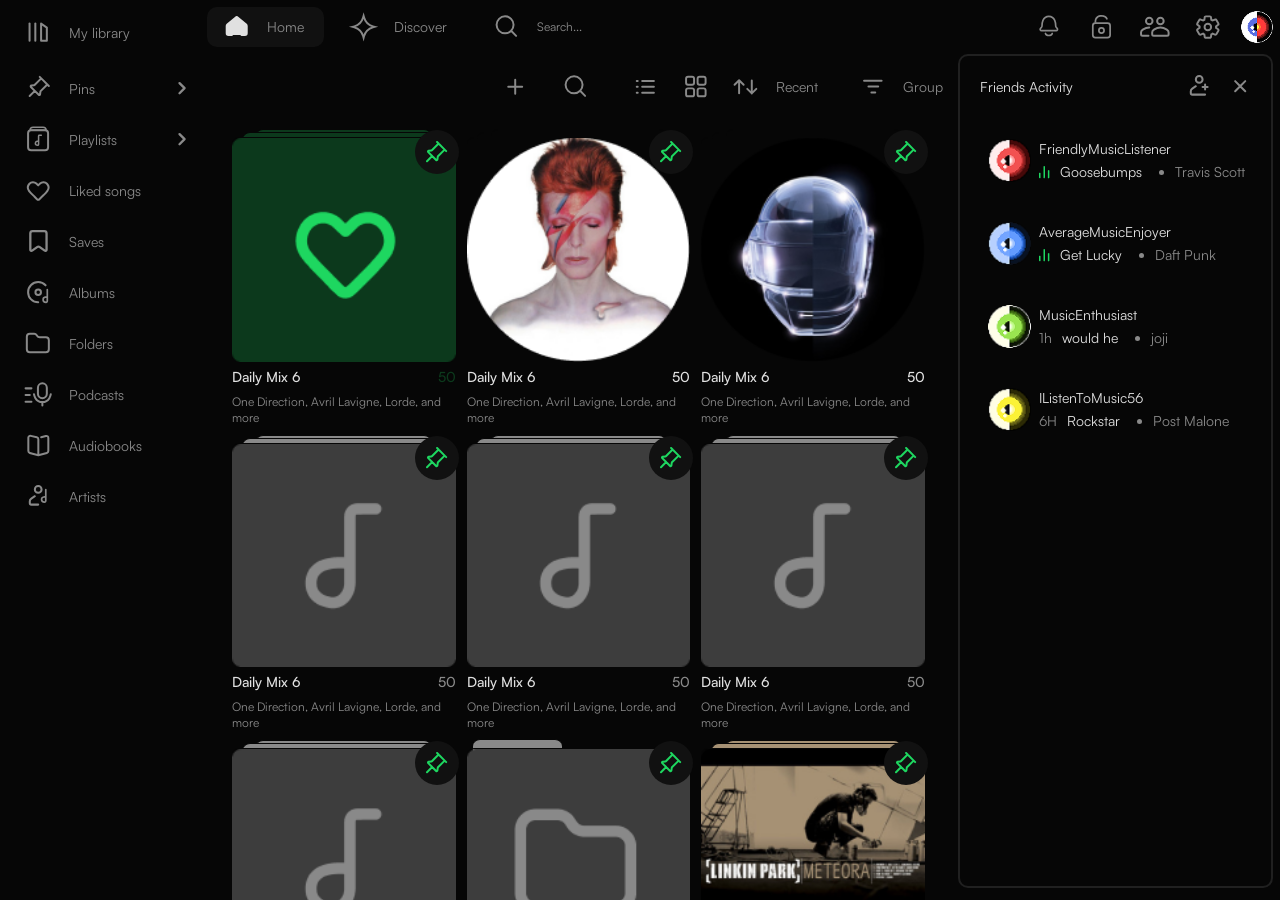
<file: library.html>
<!doctype html>
<html lang="en">
  <head>
    <meta charset="UTF-8" />
    <meta name="viewport" content="width=device-width, initial-scale=1.0" />
    <link rel="stylesheet" href="./css/styles.css" />
    <title>BugBusters-fy</title>
  </head>
  <body>
    <div class="pageLayout open">
      <!-- *========header content start======= -->
      <header class="header">
        <nav class="header-wrapper">
          <div class="header-nav">
            <a class="active" href="#">
              <svg
                width="41"
                height="41"
                viewBox="0 0 41 41"
                fill="none"
                xmlns="http://www.w3.org/2000/svg"
              >
                <path
                  d="M25.2567 28.6251H28.6243C29.5542 28.6251 30.308 27.8713 30.308 26.9414V19.4329C30.308 18.9376 30.09 18.4674 29.7119 18.1475L21.293 11.0238C20.6652 10.4926 19.7455 10.4926 19.1177 11.0238L10.6988 18.1475C10.3207 18.4674 10.1026 18.9376 10.1026 19.4329V26.9414C10.1026 27.8713 10.8565 28.6251 11.7864 28.6251H15.154"
                  stroke="currentColor"
                  stroke-width="2.3573"
                  stroke-linecap="round"
                  stroke-linejoin="round"
                />
              </svg>
              <span>Home</span>
            </a>
            <a href="#">
              <svg
                width="41"
                height="41"
                viewBox="0 0 41 41"
                fill="none"
                xmlns="http://www.w3.org/2000/svg"
              >
                <path
                  d="M20.5903 10.8229C21.8159 15.1881 25.2271 18.5993 29.5923 19.8249L31.3872 20.3288L29.5923 20.8327C25.2271 22.0583 21.8159 25.4695 20.5903 29.8346L20.0864 31.6296L19.5825 29.8346C18.357 25.4695 14.9457 22.0583 10.5806 20.8327L8.78564 20.3288L10.5806 19.8249C14.9457 18.5993 18.357 15.1881 19.5825 10.8229L20.0864 9.028L20.5903 10.8229Z"
                  stroke="currentColor"
                  stroke-width="2"
                />
              </svg>
              <span>Discover</span>
            </a>
            <a id="searchbar" class="searchbar" href="#">
              <svg
                width="41"
                height="41"
                viewBox="0 0 41 41"
                fill="none"
                xmlns="http://www.w3.org/2000/svg"
              >
                <path
                  d="M24.7356 24.3607C26.2732 22.7923 27.2213 20.6437 27.2213 18.2738C27.2213 13.4713 23.3281 9.57812 18.5256 9.57812C13.7232 9.57812 9.82999 13.4713 9.82999 18.2738C9.82999 23.0763 13.7232 26.9694 18.5256 26.9694C20.9582 26.9694 23.1574 25.9706 24.7356 24.3607ZM24.7356 24.3607L29.83 29.5781"
                  stroke="currentColor"
                  stroke-width="2.02054"
                  stroke-linecap="round"
                />
              </svg>

              <span class="mobile-search">Search</span>
            </a>

            <a id="searchbar-deskt" class="searchbar-deskt">
              <input
                id="search"
                name="search"
                type="search"
                placeholder="Search..."
              />
              <button class="search-button" type="search-button">
                <svg
                  width="41"
                  height="41"
                  viewBox="0 0 41 41"
                  fill="none"
                  xmlns="http://www.w3.org/2000/svg"
                >
                  <path
                    d="M24.7356 24.3607C26.2732 22.7923 27.2213 20.6437 27.2213 18.2738C27.2213 13.4713 23.3281 9.57812 18.5256 9.57812C13.7232 9.57812 9.82999 13.4713 9.82999 18.2738C9.82999 23.0763 13.7232 26.9694 18.5256 26.9694C20.9582 26.9694 23.1574 25.9706 24.7356 24.3607ZM24.7356 24.3607L29.83 29.5781"
                    stroke="currentColor"
                    stroke-width="2.02054"
                    stroke-linecap="round"
                  />
                </svg>
              </button>
            </a>
          </div>

          <div class="user-menu">
            <a class="library" href="#">
              <svg
                width="41"
                height="41"
                viewBox="0 0 41 41"
                fill="none"
                xmlns="http://www.w3.org/2000/svg"
              >
                <path
                  d="M11.562 11.5625V28.8493"
                  stroke="currentColor"
                  stroke-width="2.02054"
                  stroke-linecap="round"
                  stroke-linejoin="round"
                />
                <path
                  d="M17.3242 11.5625V28.8493"
                  stroke="currentColor"
                  stroke-width="2.02054"
                  stroke-linecap="round"
                  stroke-linejoin="round"
                />
                <path
                  d="M23.0865 28.8493V11.5625L28.8488 15.5518V28.8493H23.0865Z"
                  stroke="currentColor"
                  stroke-width="2.02054"
                  stroke-linecap="round"
                  stroke-linejoin="round"
                />
              </svg>
              <span>library</span>
            </a>

            <a href="#">
              <svg
                class="mobile-svg"
                width="24"
                height="24"
                viewBox="0 0 24 24"
                fill="none"
                xmlns="http://www.w3.org/2000/svg"
              >
                <path
                  d="M14 8C14 9.10457 13.1046 10 12 10C10.8954 10 10 9.10457 10 8C10 6.89543 10.8954 6 12 6C13.1046 6 14 6.89543 14 8Z"
                  stroke="currentColor"
                  stroke-width="1.2"
                />
                <path
                  d="M7.8906 13.4063L8.3359 13.1094C9.42098 12.386 10.6959 12 12 12C13.3041 12 14.579 12.386 15.6641 13.1094L16.1094 13.4063C16.6658 13.7772 17 14.4017 17 15.0704V16.0667C17 16.5821 16.5821 17 16.0667 17H12H7.93333C7.41787 17 7 16.5821 7 16.0667V15.0704C7 14.4017 7.3342 13.7772 7.8906 13.4063Z"
                  stroke="currentColor"
                  stroke-width="1.2"
                  stroke-linecap="round"
                  stroke-linejoin="round"
                />
              </svg>
              <span>Me</span>
            </a>
          </div>

          <div class="user-menu-deskt">
            <ul>
              <li class="navbar-notifications">
                <a href="#">
                  <svg
                    width="41"
                    height="41"
                    viewBox="0 0 41 41"
                    fill="none"
                    xmlns="http://www.w3.org/2000/svg"
                  >
                    <path
                      d="M27.8736 24.2741H12.8179C11.6282 24.2741 10.9784 22.8866 11.74 21.9727L12.9945 20.4673C13.2098 20.2088 13.3174 19.882 13.3141 19.5456C13.2934 17.4262 13.6655 9.54102 20.3457 9.54102C27.0259 9.54102 27.398 17.4262 27.3774 19.5456C27.3741 19.882 27.4816 20.2088 27.697 20.4673L28.9515 21.9727C29.7131 22.8866 29.0632 24.2741 27.8736 24.2741Z"
                      stroke="currentColor"
                      stroke-width="1.6838"
                      stroke-linecap="round"
                      stroke-linejoin="round"
                    />
                    <path
                      d="M16.8379 27.0801C16.8379 27.0801 17.5395 29.1848 20.3458 29.1848C23.1521 29.1848 23.8536 27.0801 23.8536 27.0801"
                      stroke="currentColor"
                      stroke-width="1.6838"
                      stroke-linecap="round"
                      stroke-linejoin="round"
                    />
                  </svg>
                </a>
              </li>
              <li>
                <a href="#">
                  <svg
                    width="41"
                    height="41"
                    viewBox="0 0 41 41"
                    fill="none"
                    xmlns="http://www.w3.org/2000/svg"
                  >
                    <path
                      d="M24.7338 12.4639C24.9425 12.9074 25.4713 13.0978 25.9148 12.889C26.3583 12.6803 26.5487 12.1515 26.3399 11.708L24.7338 12.4639ZM13.8048 16.1865C14.6809 16.0443 14.6809 16.0447 14.681 16.0451C14.681 16.0452 14.6811 16.0456 14.6811 16.0457C14.6812 16.0461 14.6812 16.0464 14.6812 16.0465C14.6813 16.0468 14.6813 16.0467 14.6812 16.0462C14.681 16.0451 14.6806 16.0424 14.68 16.0382C14.6787 16.0296 14.6766 16.0148 14.674 15.9941C14.6687 15.9526 14.6611 15.8877 14.6536 15.8029C14.6385 15.6328 14.6236 15.3846 14.6263 15.0851C14.6318 14.4798 14.7089 13.6967 14.9783 12.9307C15.2453 12.1715 15.6926 11.4504 16.4326 10.914C17.1704 10.3793 18.2742 9.97351 19.9514 9.97351V8.19836C17.9791 8.19836 16.4899 8.68016 15.3908 9.47676C14.2941 10.2717 13.661 11.3258 13.3037 12.3418C12.9488 13.3509 12.8578 14.3429 12.8512 15.069C12.8479 15.4352 12.866 15.7418 12.8854 15.96C12.8951 16.0693 12.9052 16.157 12.9132 16.2195C12.9172 16.2508 12.9207 16.2758 12.9234 16.2941C12.9247 16.3033 12.9259 16.3108 12.9267 16.3166C12.9272 16.3195 12.9276 16.3219 12.9279 16.324C12.9281 16.325 12.9282 16.3259 12.9283 16.3267C12.9284 16.3271 12.9285 16.3276 12.9285 16.3278C12.9286 16.3282 12.9287 16.3287 13.8048 16.1865ZM19.9514 9.97351C21.4562 9.97351 22.4981 10.3005 23.2263 10.7507C23.9524 11.1996 24.4245 11.8067 24.7338 12.4639L26.3399 11.708C25.9085 10.7913 25.2234 9.89837 24.1597 9.24076C23.0981 8.58443 21.7176 8.19836 19.9514 8.19836V9.97351Z"
                      fill="currentColor"
                    />
                    <path
                      d="M26.1644 16.6309H13.7384C12.2678 16.6309 11.0757 17.823 11.0757 19.2936V28.6131C11.0757 30.0837 12.2678 31.2758 13.7384 31.2758H26.1644C27.635 31.2758 28.8271 30.0837 28.8271 28.6131V19.2936C28.8271 17.823 27.635 16.6309 26.1644 16.6309Z"
                      stroke="currentColor"
                      stroke-width="1.77515"
                    />
                    <circle
                      cx="19.9514"
                      cy="24.1744"
                      r="2.66272"
                      stroke="currentColor"
                      stroke-width="1.77515"
                    />
                  </svg>
                </a>
              </li>
              <li>
                <a href="#">
                  <svg
                    width="41"
                    height="41"
                    viewBox="0 0 41 41"
                    fill="none"
                    xmlns="http://www.w3.org/2000/svg"
                  >
                    <path
                      d="M29.4 14.3129C29.4 16.1727 27.8923 17.6804 26.0324 17.6804C24.1726 17.6804 22.6649 16.1727 22.6649 14.3129C22.6649 12.453 24.1726 10.9453 26.0324 10.9453C27.8923 10.9453 29.4 12.453 29.4 14.3129Z"
                      stroke="currentColor"
                      stroke-width="2.02054"
                    />
                    <path
                      d="M19.1131 23.4167L19.8629 22.9168C21.6899 21.6988 23.8366 21.0488 26.0324 21.0488C28.2282 21.0488 30.3749 21.6988 32.202 22.9168L32.9518 23.4167C33.8886 24.0412 34.4513 25.0927 34.4513 26.2187V27.8962C34.4513 28.7641 33.7477 29.4677 32.8798 29.4677H26.0324H19.185C18.3171 29.4677 17.6135 28.7641 17.6135 27.8962V26.2187C17.6135 25.0927 18.1762 24.0412 19.1131 23.4167Z"
                      stroke="currentColor"
                      stroke-width="2.02054"
                      stroke-linecap="round"
                      stroke-linejoin="round"
                    />
                    <path
                      d="M17.9811 14.3129C17.9811 16.1727 16.4734 17.6804 14.6135 17.6804C12.7537 17.6804 11.246 16.1727 11.246 14.3129C11.246 12.453 12.7537 10.9453 14.6135 10.9453C16.4734 10.9453 17.9811 12.453 17.9811 14.3129Z"
                      stroke="currentColor"
                      stroke-width="2.02054"
                    />
                    <path
                      d="M14.6135 21.0488C12.4177 21.0488 10.271 21.6988 8.44398 22.9168L7.69419 23.4167C6.75734 24.0412 6.19461 25.0927 6.19461 26.2187V27.8962C6.19461 28.7641 6.89821 29.4677 7.76614 29.4677H13.8271"
                      stroke="currentColor"
                      stroke-width="2.02054"
                      stroke-linecap="round"
                      stroke-linejoin="round"
                    />
                  </svg>
                </a>
              </li>
              <li>
                <a href="">
                  <svg
                    width="41"
                    height="41"
                    viewBox="0 0 41 41"
                    fill="none"
                    xmlns="http://www.w3.org/2000/svg"
                  >
                    <path
                      d="M22.4407 31.5846H18.208C17.9258 31.5846 17.6812 31.493 17.4743 31.3096C17.2674 31.1263 17.1451 30.8971 17.1075 30.6221L16.7688 28.0646C16.5243 27.973 16.294 27.863 16.0781 27.7346C15.8613 27.6063 15.6495 27.4688 15.4426 27.3221L12.9876 28.3121C12.7242 28.4038 12.4608 28.413 12.1975 28.3396C11.9341 28.2663 11.7272 28.1105 11.5767 27.8721L9.48852 24.3246C9.33802 24.0863 9.29099 23.8296 9.34743 23.5546C9.40387 23.2796 9.54496 23.0596 9.7707 22.8946L11.8871 21.3271C11.8683 21.1988 11.8589 21.0749 11.8589 20.9553V20.2128C11.8589 20.094 11.8683 19.9705 11.8871 19.8421L9.7707 18.2746C9.54496 18.1096 9.40387 17.8896 9.34743 17.6146C9.29099 17.3396 9.33802 17.083 9.48852 16.8446L11.5767 13.2971C11.7084 13.0405 11.9104 12.8799 12.1828 12.8153C12.456 12.7515 12.7242 12.7655 12.9876 12.8571L15.4426 13.8471C15.6495 13.7005 15.8659 13.563 16.0916 13.4346C16.3173 13.3063 16.5431 13.1963 16.7688 13.1046L17.1075 10.5471C17.1451 10.2721 17.2674 10.043 17.4743 9.85964C17.6812 9.67631 17.9258 9.58464 18.208 9.58464H22.4407C22.7229 9.58464 22.9675 9.67631 23.1744 9.85964C23.3813 10.043 23.5036 10.2721 23.5412 10.5471L23.8798 13.1046C24.1244 13.1963 24.355 13.3063 24.5718 13.4346C24.7877 13.563 24.9992 13.7005 25.2061 13.8471L27.6611 12.8571C27.9245 12.7655 28.1878 12.7563 28.4512 12.8296C28.7146 12.903 28.9215 13.0588 29.072 13.2971L31.1602 16.8446C31.3107 17.083 31.3577 17.3396 31.3013 17.6146C31.2448 17.8896 31.1037 18.1096 30.878 18.2746L28.7616 19.8421C28.7804 19.9705 28.7898 20.094 28.7898 20.2128V20.9553C28.7898 21.0749 28.771 21.1988 28.7334 21.3271L30.8498 22.8946C31.0755 23.0596 31.2166 23.2796 31.273 23.5546C31.3295 23.8296 31.2824 24.0863 31.1319 24.3246L29.0438 27.8446C28.8933 28.083 28.6818 28.2436 28.4094 28.3264C28.1363 28.4086 27.868 28.4038 27.6047 28.3121L25.2061 27.3221C24.9992 27.4688 24.7828 27.6063 24.5571 27.7346C24.3313 27.863 24.1056 27.973 23.8798 28.0646L23.5412 30.6221C23.5036 30.8971 23.3813 31.1263 23.1744 31.3096C22.9675 31.493 22.7229 31.5846 22.4407 31.5846Z"
                      stroke="currentColor"
                      stroke-width="2"
                    />
                    <circle
                      cx="20.3243"
                      cy="20.5848"
                      r="3.34783"
                      stroke="currentColor"
                      stroke-width="2"
                    />
                  </svg>
                </a>
              </li>
              <li>
                <a href="#"
                  ><img
                    src="./assets/images/Sprite-0002 1.png"
                    alt="profile logo"
                /></a>
              </li>
            </ul>
          </div>
        </nav>
      </header>

      <!-- *header section end -->

      <!-- *Main navigation section start -->

      <aside class="sideNavbar">
        <nav>
          <ul>
            <li>
              <a href="#" class="my-library">
                <svg
                  width="41"
                  height="41"
                  viewBox="0 0 41 41"
                  fill="none"
                  xmlns="http://www.w3.org/2000/svg"
                >
                  <path
                    d="M11.562 11.5625V28.8493"
                    stroke="currentColor"
                    stroke-width="2.02054"
                    stroke-linecap="round"
                    stroke-linejoin="round"
                  />
                  <path
                    d="M17.3242 11.5625V28.8493"
                    stroke="currentColor"
                    stroke-width="2.02054"
                    stroke-linecap="round"
                    stroke-linejoin="round"
                  />
                  <path
                    d="M23.0865 28.8493V11.5625L28.8488 15.5518V28.8493H23.0865Z"
                    stroke="currentColor"
                    stroke-width="2.02054"
                    stroke-linecap="round"
                    stroke-linejoin="round"
                  />
                </svg>
                <span>My library</span>
              </a>
            </li>
            <li>
              <a href="#" class="Pins">
                <svg
                  width="41"
                  height="41"
                  viewBox="0 0 41 41"
                  fill="none"
                  xmlns="http://www.w3.org/2000/svg"
                >
                  <path
                    d="M29.3209 16.4258L30.8388 17.9436M29.3209 16.4258L22.6206 23.1262C22.4974 23.2493 22.4191 23.4101 22.3981 23.5829L22.0634 26.3362C21.9851 26.9808 21.1987 27.2521 20.7395 26.7929L16.811 22.8644M29.3209 16.4258L23.2496 10.3544M21.7318 8.8366L23.2496 10.3544M23.2496 10.3544L16.5492 17.0548C16.4261 17.1779 16.2653 17.2562 16.0925 17.2773L13.3392 17.6119C12.6946 17.6903 12.4233 18.4767 12.8824 18.9358L16.811 22.8644M16.811 22.8644L11.6432 28.0322"
                    stroke="currentColor"
                    stroke-width="2"
                    stroke-linecap="round"
                    stroke-linejoin="round"
                  />
                </svg>
                <span>Pins</span>
                <svg
                  width="41"
                  height="41"
                  viewBox="0 0 41 41"
                  fill="none"
                  xmlns="http://www.w3.org/2000/svg"
                >
                  <path
                    d="M18.5216 25.2578L23.5729 20.2065L18.5216 15.1551"
                    stroke="currentColor"
                    stroke-width="2.3573"
                    stroke-linecap="round"
                    stroke-linejoin="round"
                  />
                </svg>
              </a>
            </li>
            <li>
              <a href="#" class="playlists">
                <svg
                  width="41"
                  height="41"
                  viewBox="0 0 41 41"
                  fill="none"
                  xmlns="http://www.w3.org/2000/svg"
                >
                  <rect
                    width="20"
                    height="20"
                    rx="3"
                    transform="matrix(1 0 0 -1 10.0757 31.3301)"
                    stroke="currentColor"
                    stroke-width="2"
                    stroke-linejoin="round"
                  />
                  <path
                    d="M12.0757 11.3301H28.0757C28.0757 9.67322 26.7325 8.33008 25.0757 8.33008H15.0757C13.4188 8.33008 12.0757 9.67322 12.0757 11.3301Z"
                    stroke="currentColor"
                    stroke-width="1.5"
                    stroke-linejoin="round"
                  />
                  <path
                    d="M20.5883 22.286V16.9551C20.5883 16.6099 20.8681 16.3301 21.2133 16.3301H23.3297M20.5883 22.286V25.303C20.5883 25.8578 20.1944 26.3413 19.6397 26.3289C18.6777 26.3075 17.3297 25.9738 17.3297 24.2713C17.3297 21.6242 20.5883 22.286 20.5883 22.286Z"
                    stroke="currentColor"
                    stroke-width="1.5"
                    stroke-linecap="round"
                    stroke-linejoin="round"
                  />
                </svg>
                <span>Playlists</span>

                <svg
                  width="41"
                  height="41"
                  viewBox="0 0 41 41"
                  fill="none"
                  xmlns="http://www.w3.org/2000/svg"
                >
                  <path
                    d="M18.5216 25.2578L23.5729 20.2065L18.5216 15.1551"
                    stroke="currentColor"
                    stroke-width="2.3573"
                    stroke-linecap="round"
                    stroke-linejoin="round"
                  />
                </svg>
              </a>
            </li>

            <li>
              <a href="#" class="liked-songs">
                <svg
                  width="41"
                  height="41"
                  viewBox="0 0 41 41"
                  fill="none"
                  xmlns="http://www.w3.org/2000/svg"
                >
                  <path
                    d="M22.0692 13.5685L20.2054 15.3745L18.3415 13.5685C16.3872 11.6749 13.252 11.7794 11.4282 13.7991C9.65841 15.7589 9.41476 18.6943 11.0173 20.793C11.2143 21.0509 11.4079 21.2979 11.5922 21.524C12.7586 22.9549 15.3036 25.4539 16.5788 26.7949C17.5209 27.7857 18.3677 28.6121 19.0057 29.214C19.6794 29.8496 20.7193 29.8357 21.3943 29.2014C22.5707 28.0961 24.3746 26.3743 25.6453 25.0379C26.9204 23.6969 27.6521 22.9549 28.8186 21.524C29.0028 21.2979 29.1965 21.0509 29.3934 20.793C30.996 18.6943 30.7523 15.7589 28.9826 13.7991C27.1587 11.7794 24.0236 11.6749 22.0692 13.5685Z"
                    stroke="currentColor"
                    stroke-width="2.02054"
                    stroke-linecap="round"
                    stroke-linejoin="round"
                  />
                </svg>
                <span>Liked songs</span>
              </a>
            </li>
            <li>
              <a href="#" class="saves">
                <svg
                  width="41"
                  height="41"
                  viewBox="0 0 41 41"
                  fill="none"
                  xmlns="http://www.w3.org/2000/svg"
                >
                  <path
                    d="M12.3243 12.4017V28.7055C12.3243 29.6489 13.3907 30.1977 14.1583 29.6493L19.095 26.1232C19.9016 25.5471 20.985 25.5471 21.7916 26.1232L26.7283 29.6493C27.4959 30.1977 28.5623 29.6489 28.5623 28.7055V12.4017C28.5623 11.1206 27.5237 10.082 26.2426 10.082H14.644C13.3629 10.082 12.3243 11.1206 12.3243 12.4017Z"
                    stroke="currentColor"
                    stroke-width="2.3197"
                  />
                </svg>
                <span>Saves</span>
              </a>
            </li>
            <li>
              <a href="#" class="albums">
                <svg
                  width="41"
                  height="41"
                  viewBox="0 0 41 41"
                  fill="none"
                  xmlns="http://www.w3.org/2000/svg"
                >
                  <circle
                    cx="20.2054"
                    cy="20.2065"
                    r="2.75528"
                    stroke="currentColor"
                    stroke-width="2.02054"
                  />
                  <path
                    d="M20.2053 30.3089C14.6257 30.3089 10.1026 25.7858 10.1026 20.2062C10.1026 14.6267 14.6257 10.1035 20.2053 10.1035C23.1179 10.1035 25.7427 11.3361 27.5864 13.3081"
                    stroke="currentColor"
                    stroke-width="2.02054"
                    stroke-linecap="round"
                  />
                  <path
                    d="M29.2959 17.5801V25.1571M29.2959 25.1571V28.9201C29.2959 29.6692 28.7624 30.3226 28.0136 30.299C26.7754 30.26 25.0864 29.8159 25.0864 27.6828C25.0864 24.3152 29.2959 25.1571 29.2959 25.1571Z"
                    stroke="currentColor"
                    stroke-width="1.68378"
                    stroke-linecap="round"
                    stroke-linejoin="round"
                  />
                </svg>
                <span>Albums</span>
              </a>
            </li>
            <li>
              <a href="#" class="folders">
                <svg
                  width="41"
                  height="41"
                  viewBox="0 0 41 41"
                  fill="none"
                  xmlns="http://www.w3.org/2000/svg"
                >
                  <path
                    d="M30.8324 26.3301C30.8324 27.9869 29.4893 29.3301 27.8324 29.3301H11.8324C10.1755 29.3301 8.8324 27.9869 8.8324 26.3301V14.1301V13.8301C8.8324 12.1732 10.1755 10.8301 11.8324 10.8301H16.192C17.2142 10.8301 18.166 11.3505 18.7177 12.2111L19.0625 12.7491C19.6142 13.6096 20.566 14.1301 21.5882 14.1301H27.8324C29.4893 14.1301 30.8324 15.4732 30.8324 17.1301V26.3301Z"
                    stroke="currentColor"
                    stroke-width="2"
                    stroke-linejoin="round"
                  />
                </svg>
                <span>Folders</span>
              </a>
            </li>
            <li>
              <a href="#" class="podcasts">
                <svg
                  width="41"
                  height="41"
                  viewBox="0 0 41 41"
                  fill="none"
                  xmlns="http://www.w3.org/2000/svg"
                >
                  <path
                    d="M19.9314 13.7771V19.7066C19.9314 22.1626 21.9224 24.1536 24.3785 24.1536C26.8345 24.1536 28.8255 22.1626 28.8255 19.7066V18.7183V13.7771C28.8255 11.3211 26.8345 9.33008 24.3785 9.33008C21.9224 9.33008 19.9314 11.3211 19.9314 13.7771Z"
                    stroke="currentColor"
                    stroke-width="2.016"
                    stroke-linecap="round"
                  />
                  <path
                    d="M15.9784 20.2012C15.9784 20.2012 16.9666 28.1071 24.3784 28.1071M24.3784 28.1071C31.7902 28.1071 32.7784 20.2012 32.7784 20.2012M24.3784 28.1071V31.5659"
                    stroke="currentColor"
                    stroke-width="2.016"
                    stroke-linecap="round"
                  />
                  <path
                    d="M7.57837 14.3711H13.4584"
                    stroke="currentColor"
                    stroke-width="2.016"
                    stroke-linecap="round"
                  />
                  <path
                    d="M7.57837 21.0898H11.7784"
                    stroke="currentColor"
                    stroke-width="2.016"
                    stroke-linecap="round"
                  />
                  <path
                    d="M7.57837 27.8105H13.4584"
                    stroke="currentColor"
                    stroke-width="2.016"
                    stroke-linecap="round"
                  />
                </svg>
                <span>Podcasts</span>
              </a>
            </li>
            <li>
              <a href="#" class="audiobooks">
                <svg
                  width="41"
                  height="41"
                  viewBox="0 0 41 41"
                  fill="none"
                  xmlns="http://www.w3.org/2000/svg"
                >
                  <path
                    d="M20.3297 30.3301L11.7921 27.9475C10.9276 27.7062 10.3297 26.9186 10.3297 26.0211V12.8486C10.3297 11.561 11.5286 10.6089 12.7827 10.9006L18.7827 12.2959C19.6886 12.5066 20.3297 13.3139 20.3297 14.2439V30.3301ZM20.3297 30.3301L28.8673 27.9475C29.7318 27.7062 30.3297 26.9186 30.3297 26.0211V12.9126C30.3297 11.6049 29.0954 10.649 27.8294 10.9762L23.1297 12.1905"
                    stroke="currentColor"
                    stroke-width="2"
                    stroke-linecap="round"
                    stroke-linejoin="round"
                  />
                </svg>
                <span>Audiobooks</span>
              </a>
            </li>
            <li>
              <a href="#" class="artists">
                <svg
                  width="41"
                  height="41"
                  viewBox="0 0 41 41"
                  fill="none"
                  xmlns="http://www.w3.org/2000/svg"
                >
                  <path
                    d="M23.573 13.4691C23.573 15.329 22.0653 16.8367 20.2055 16.8367C18.3456 16.8367 16.8379 15.329 16.8379 13.4691C16.8379 11.6093 18.3456 10.1016 20.2055 10.1016C22.0653 10.1016 23.573 11.6093 23.573 13.4691Z"
                    stroke="currentColor"
                    stroke-width="2.02054"
                  />
                  <path
                    d="M16.8379 20.2051L13.2861 22.5729C12.3493 23.1975 11.7866 24.249 11.7866 25.3749V27.0525C11.7866 27.9204 12.4902 28.624 13.3581 28.624H20.2055"
                    stroke="currentColor"
                    stroke-width="2.02054"
                    stroke-linecap="round"
                    stroke-linejoin="round"
                  />
                  <path
                    d="M27.7825 13.4688V21.0458M27.7825 21.0458V24.8088C27.7825 25.5579 27.249 26.2113 26.5003 26.1877C25.262 26.1487 23.5731 25.7046 23.5731 23.5715C23.5731 20.2039 27.7825 21.0458 27.7825 21.0458Z"
                    stroke="currentColor"
                    stroke-width="1.68378"
                    stroke-linecap="round"
                    stroke-linejoin="round"
                  />
                </svg>
                <span>Artists</span>
              </a>
            </li>
          </ul>
        </nav>
      </aside>

      <!-- *Main navigation section end -->

      <!-- *library page start -->

      <main class="main">
        <section class="library">
          <div class="library-header">
            <div class="library-header-search">
              <div class="library-search">
                <input
                  id="search-bar"
                  name="search-bar"
                  type="text"
                  placeholder="Search..."
                />
                <button class="searchbar-nav" type="search-button">
                  <svg
                    width="41"
                    height="41"
                    viewBox="0 0 41 41"
                    fill="none"
                    xmlns="http://www.w3.org/2000/svg"
                  >
                    <path
                      d="M24.7357 24.361C26.2733 22.7925 27.2214 20.644 27.2214 18.274C27.2214 13.4715 23.3282 9.57837 18.5257 9.57837C13.7233 9.57837 9.83008 13.4715 9.83008 18.274C9.83008 23.0765 13.7233 26.9697 18.5257 26.9697C20.9582 26.9697 23.1575 25.9709 24.7357 24.361ZM24.7357 24.361L29.8301 29.5784"
                      stroke="#898989"
                      stroke-width="2.02054"
                      stroke-linecap="round"
                    />
                  </svg>
                </button>
              </div>
              <button class="add-more">
                <svg
                  width="41"
                  height="41"
                  viewBox="0 0 41 41"
                  fill="none"
                  xmlns="http://www.w3.org/2000/svg"
                >
                  <path
                    d="M20.2052 13.0618V20.2054M20.2052 27.3491V20.2054M20.2052 20.2054L13.0615 20.2054M20.2052 20.2054H27.3489"
                    stroke="#898989"
                    stroke-width="2.02054"
                    stroke-linecap="round"
                    stroke-linejoin="round"
                  />
                </svg>
              </button>
            </div>
            <nav class="library-nav">
              <div class="view-type">
                <div class="list-view">
                  <a href="#">
                    <svg
                      width="41"
                      height="41"
                      viewBox="0 0 41 41"
                      fill="none"
                      xmlns="http://www.w3.org/2000/svg"
                    >
                      <path
                        d="M16.584 26.3298H28.584"
                        stroke="#898989"
                        stroke-width="2"
                        stroke-linecap="round"
                      />
                      <path
                        d="M11 26.3298H12"
                        stroke="#898989"
                        stroke-width="2"
                        stroke-linecap="round"
                      />
                      <path
                        d="M16.584 20.3298H28.584"
                        stroke="#898989"
                        stroke-width="2"
                        stroke-linecap="round"
                      />
                      <path
                        d="M11 20.3298H12"
                        stroke="#898989"
                        stroke-width="2"
                        stroke-linecap="round"
                      />
                      <path
                        d="M16.584 14.3298H28.584"
                        stroke="#898989"
                        stroke-width="2"
                        stroke-linecap="round"
                      />
                      <path
                        d="M11 14.3298H12"
                        stroke="#898989"
                        stroke-width="2"
                        stroke-linecap="round"
                      />
                    </svg>
                  </a>
                </div>
                <div class="grid-view">
                  <a href="#">
                    <svg
                      width="41"
                      height="41"
                      viewBox="0 0 41 41"
                      fill="none"
                      xmlns="http://www.w3.org/2000/svg"
                    >
                      <rect
                        x="10.3351"
                        y="10.0807"
                        width="8.18182"
                        height="8.18182"
                        rx="2"
                        stroke="#898989"
                        stroke-width="2"
                      />
                      <rect
                        x="10.3351"
                        y="21.8991"
                        width="8.18182"
                        height="8.18182"
                        rx="2"
                        stroke="#898989"
                        stroke-width="2"
                      />
                      <rect
                        x="22.1533"
                        y="10.0807"
                        width="8.18182"
                        height="8.18182"
                        rx="2"
                        stroke="#898989"
                        stroke-width="2"
                      />
                      <rect
                        x="22.1533"
                        y="21.8991"
                        width="8.18182"
                        height="8.18182"
                        rx="2"
                        stroke="#898989"
                        stroke-width="2"
                      />
                    </svg>
                  </a>
                </div>
              </div>

              <div class="group-type">
                <div class="recents">
                  <a href="#">
                    <svg
                      width="41"
                      height="41"
                      viewBox="0 0 41 41"
                      fill="none"
                      xmlns="http://www.w3.org/2000/svg"
                    >
                      <path
                        d="M13.4327 26.8049V13.5287M13.4327 13.5287L18.0759 18.1718M13.4327 13.5287L8.78962 18.1718"
                        stroke="#898989"
                        stroke-width="2.02054"
                        stroke-linecap="round"
                        stroke-linejoin="round"
                      />
                      <path
                        d="M26.4328 13.8049L26.4328 27.081M26.4328 27.081L21.7897 22.4379M26.4328 27.081L31.076 22.4379"
                        stroke="#898989"
                        stroke-width="2.02054"
                        stroke-linecap="round"
                        stroke-linejoin="round"
                      />
                    </svg>
                    <span>Recent</span>
                  </a>
                </div>
                <div class="group-icon">
                  <a href="#">
                    <svg
                      width="41"
                      height="41"
                      viewBox="0 0 41 41"
                      fill="none"
                      xmlns="http://www.w3.org/2000/svg"
                    >
                      <path
                        d="M29.3351 14.081L11.3351 14.081"
                        stroke="#898989"
                        stroke-width="2"
                        stroke-linecap="round"
                      />
                      <path
                        d="M25.8273 20.081H15.8273"
                        stroke="#898989"
                        stroke-width="2"
                        stroke-linecap="round"
                      />
                      <path
                        d="M22.8273 26.081H18.8273"
                        stroke="#898989"
                        stroke-width="2"
                        stroke-linecap="round"
                      />
                    </svg>
                    <span>Group</span>
                  </a>
                </div>
              </div>
            </nav>
          </div>

          <div class="library-main-mob">
            <div class="playlists">
              <h3>Playlists</h3>
              <svg
                width="41"
                height="41"
                viewBox="0 0 41 41"
                fill="none"
                xmlns="http://www.w3.org/2000/svg"
              >
                <path
                  d="M18.5216 25.2578L23.5729 20.2065L18.5216 15.1551"
                  stroke="currentColor"
                  stroke-width="2.3573"
                  stroke-linecap="round"
                  stroke-linejoin="round"
                />
              </svg>
            </div>

            <div class="by-spotify">
              <h3>Playlists by Spotify</h3>
              <svg
                width="41"
                height="41"
                viewBox="0 0 41 41"
                fill="none"
                xmlns="http://www.w3.org/2000/svg"
              >
                <path
                  d="M18.5216 25.2578L23.5729 20.2065L18.5216 15.1551"
                  stroke="currentColor"
                  stroke-width="2.3573"
                  stroke-linecap="round"
                  stroke-linejoin="round"
                />
              </svg>
            </div>

            <div class="albums">
              <h3>Albums</h3>
              <svg
                width="41"
                height="41"
                viewBox="0 0 41 41"
                fill="none"
                xmlns="http://www.w3.org/2000/svg"
              >
                <path
                  d="M18.5216 25.2578L23.5729 20.2065L18.5216 15.1551"
                  stroke="currentColor"
                  stroke-width="2.3573"
                  stroke-linecap="round"
                  stroke-linejoin="round"
                />
              </svg>
            </div>

            <div class="folders">
              <h3>Folders</h3>
              <svg
                width="41"
                height="41"
                viewBox="0 0 41 41"
                fill="none"
                xmlns="http://www.w3.org/2000/svg"
              >
                <path
                  d="M18.5216 25.2578L23.5729 20.2065L18.5216 15.1551"
                  stroke="currentColor"
                  stroke-width="2.3573"
                  stroke-linecap="round"
                  stroke-linejoin="round"
                />
              </svg>
            </div>

            <div class="artists">
              <h3>Artists</h3>
              <svg
                width="41"
                height="41"
                viewBox="0 0 41 41"
                fill="none"
                xmlns="http://www.w3.org/2000/svg"
              >
                <path
                  d="M18.5216 25.2578L23.5729 20.2065L18.5216 15.1551"
                  stroke="currentColor"
                  stroke-width="2.3573"
                  stroke-linecap="round"
                  stroke-linejoin="round"
                />
              </svg>
            </div>
          </div>

          <div class="library-main-desk">
            <div class="card-wrapper">
              <article class="card-main pinned dark-green">
                <a href="#">
                  <div class="img-container">
                    <img
                      src="./assets/images/library card images/library 1.png"
                      alt="Daily Mix 3"
                    />
                  </div>
                  <div class="text-container">
                    <div class="heading">
                      <h3>Daily Mix 6</h3>
                      <span class="badge">50</span>
                    </div>
                    <div class="description">
                      <p>One Direction, Avril Lavigne, Lorde, and more</p>
                    </div>
                  </div>
                </a>
              </article>

              <article>
                <a href="#" class="card-main pinned">
                  <div class="img-container">
                    <img
                      src="./assets/images/library card images/library 2.png"
                      alt="Daily Mix 3"
                    />
                  </div>
                  <div class="text-container">
                    <div class="heading">
                      <h3>Daily Mix 6</h3>
                      <span class="badge">50</span>
                    </div>
                    <div class="description">
                      <p>One Direction, Avril Lavigne, Lorde, and more</p>
                    </div>
                  </div>
                </a>
              </article>

              <article>
                <a href="#" class="card-main pinned">
                  <div class="img-container">
                    <img
                      src="./assets/images/library card images/library 3.png"
                      alt="Daily Mix 3"
                    />
                  </div>
                  <div class="text-container">
                    <div class="heading">
                      <h3>Daily Mix 6</h3>
                      <span class="badge">50</span>
                    </div>
                    <div class="description">
                      <p>One Direction, Avril Lavigne, Lorde, and more</p>
                    </div>
                  </div>
                </a>
              </article>

              <article>
                <a href="#" class="card-main pinned grey">
                  <div class="img-container">
                    <img
                      src="./assets/images/library card images/Frame empty.png"
                      alt="Daily Mix 3"
                    />
                  </div>
                  <div class="text-container">
                    <div class="heading">
                      <h3>Daily Mix 6</h3>
                      <span class="badge">50</span>
                    </div>
                    <div class="description">
                      <p>One Direction, Avril Lavigne, Lorde, and more</p>
                    </div>
                  </div>
                </a>
              </article>

              <article>
                <a href="#" class="card-main pinned grey">
                  <div class="img-container">
                    <img
                      src="./assets/images/library card images/Frame empty.png"
                      alt="Daily Mix 3"
                    />
                  </div>
                  <div class="text-container">
                    <div class="heading">
                      <h3>Daily Mix 6</h3>
                      <span class="badge">50</span>
                    </div>
                    <div class="description">
                      <p>One Direction, Avril Lavigne, Lorde, and more</p>
                    </div>
                  </div>
                </a>
              </article>

              <article>
                <a href="#" class="card-main pinned grey">
                  <div class="img-container">
                    <img
                      src="./assets/images/library card images/Frame empty.png"
                      alt="Daily Mix 3"
                    />
                  </div>
                  <div class="text-container">
                    <div class="heading">
                      <h3>Daily Mix 6</h3>
                      <span class="badge">50</span>
                    </div>
                    <div class="description">
                      <p>One Direction, Avril Lavigne, Lorde, and more</p>
                    </div>
                  </div>
                </a>
              </article>

              <article>
                <a href="#" class="card-main pinned grey">
                  <div class="img-container">
                    <img
                      src="./assets/images/library card images/Frame empty.png"
                      alt="Daily Mix 3"
                    />
                  </div>
                  <div class="text-container">
                    <div class="heading">
                      <h3>Daily Mix 6</h3>
                      <span class="badge">50</span>
                    </div>
                    <div class="description">
                      <p>One Direction, Avril Lavigne, Lorde, and more</p>
                    </div>
                  </div>
                </a>
              </article>

              <article class="folder-card">
                <a href="#" class="card-main pinned grey">
                  <div class="img-container">
                    <img
                      src="./assets/images/library card images/Frame folder.png"
                      alt="Daily Mix 3"
                    />
                  </div>
                  <div class="text-container">
                    <div class="heading">
                      <h3>Daily Mix 6</h3>
                      <span class="badge">50</span>
                    </div>
                    <div class="description">
                      <p>One Direction, Avril Lavigne, Lorde, and more</p>
                    </div>
                  </div>
                </a>
              </article>

              <article>
                <a href="#" class="card-main pinned darccream">
                  <div class="img-container">
                    <img
                      src="./assets/images/library card images/library 4.png"
                      alt="Daily Mix 3"
                    />
                  </div>
                  <div class="text-container">
                    <div class="heading">
                      <h3>Daily Mix 6</h3>
                      <span class="badge">50</span>
                    </div>
                    <div class="description">
                      <p>One Direction, Avril Lavigne, Lorde, and more</p>
                    </div>
                  </div>
                </a>
              </article>

              <article>
                <a href="#" class="card-main pinned grey">
                  <div class="img-container">
                    <img
                      src="./assets/images/library card images/library 5.png"
                      alt="Daily Mix 3"
                    />
                  </div>
                  <div class="text-container">
                    <div class="heading">
                      <h3>Daily Mix 6</h3>
                      <span class="badge">50</span>
                    </div>
                    <div class="description">
                      <p>One Direction, Avril Lavigne, Lorde, and more</p>
                    </div>
                  </div>
                </a>
              </article>

              <article>
                <a href="#" class="card-main saladgreen">
                  <div class="img-container">
                    <img
                      src="./assets/images/library card images/image 6.png"
                      alt="Daily Mix 3"
                    />
                  </div>
                  <div class="text-container">
                    <div class="heading">
                      <h3>Daily Mix 6</h3>
                      <span class="badge">50</span>
                    </div>
                    <div class="description">
                      <p>One Direction, Avril Lavigne, Lorde, and more</p>
                    </div>
                  </div>
                </a>
              </article>

              <article>
                <a href="#" class="card-main midblue">
                  <div class="img-container">
                    <img
                      src="./assets/images/library card images/library 7.png"
                      alt="Daily Mix 3"
                    />
                  </div>
                  <div class="text-container">
                    <div class="heading">
                      <h3>Daily Mix 6</h3>
                      <span class="badge">50</span>
                    </div>
                    <div class="description">
                      <p>One Direction, Avril Lavigne, Lorde, and more</p>
                    </div>
                  </div>
                </a>
              </article>

              <article>
                <a href="#" class="card-main lightgreen">
                  <div class="img-container">
                    <img
                      src="./assets/images/library card images/library 8.png"
                      alt="Daily Mix 3"
                    />
                  </div>
                  <div class="text-container">
                    <div class="heading">
                      <h3>Daily Mix 6</h3>
                      <span class="badge">50</span>
                    </div>
                    <div class="description">
                      <p>One Direction, Avril Lavigne, Lorde, and more</p>
                    </div>
                  </div>
                </a>
              </article>

              <article>
                <a href="#" class="card-main pink">
                  <div class="img-container">
                    <img
                      src="./assets/images/library card images/library 9.png"
                      alt="Daily Mix 3"
                    />
                  </div>
                  <div class="text-container">
                    <div class="heading">
                      <h3>Daily Mix 6</h3>
                      <span class="badge">50</span>
                    </div>
                    <div class="description">
                      <p>One Direction, Avril Lavigne, Lorde, and more</p>
                    </div>
                  </div>
                </a>
              </article>

              <article>
                <a href="#" class="card-main grassgreen">
                  <div class="img-container">
                    <img
                      src="./assets/images/library card images/library 10.png"
                      alt="Daily Mix 3"
                    />
                  </div>
                  <div class="text-container">
                    <div class="heading">
                      <h3>Daily Mix 6</h3>
                      <span class="badge">50</span>
                    </div>
                    <div class="description">
                      <p>One Direction, Avril Lavigne, Lorde, and more</p>
                    </div>
                  </div>
                </a>
              </article>

              <article>
                <a href="#" class="card-main leafgreen">
                  <div class="img-container">
                    <img
                      src="./assets/images/library card images/library 11.png"
                      alt="Daily Mix 3"
                    />
                  </div>
                  <div class="text-container">
                    <div class="heading">
                      <h3>Daily Mix 6</h3>
                      <span class="badge">50</span>
                    </div>
                    <div class="description">
                      <p>One Direction, Avril Lavigne, Lorde, and more</p>
                    </div>
                  </div>
                </a>
              </article>

              <article>
                <a href="#" class="card-main yellow">
                  <div class="img-container">
                    <img
                      src="./assets/images/library card images/library 12.png"
                      alt="Daily Mix 3"
                    />
                  </div>
                  <div class="text-container">
                    <div class="heading">
                      <h3>Daily Mix 6</h3>
                      <span class="badge">50</span>
                    </div>
                    <div class="description">
                      <p>One Direction, Avril Lavigne, Lorde, and more</p>
                    </div>
                  </div>
                </a>
              </article>

              <article>
                <a href="#" class="card-main oceanblue">
                  <div class="img-container">
                    <img
                      src="./assets/images/library card images/library 13.png"
                      alt="Daily Mix 3"
                    />
                  </div>
                  <div class="text-container">
                    <div class="heading">
                      <h3>Daily Mix 6</h3>
                      <span class="badge">50</span>
                    </div>
                    <div class="description">
                      <p>One Direction, Avril Lavigne, Lorde, and more</p>
                    </div>
                  </div>
                </a>
              </article>
            </div>
          </div>
        </section>
      </main>

      <!-- *library page end -->

      <!-- * popup menu section -->

      <aside class="sidePopup">
        <div class="sidePopup-wrapper">
          <div class="sidePopup-heading">
            <p>Friends Activity</p>
            <div class="button-wrapper">
              <button class="btn-addfriends">
                <svg
                  width="41"
                  height="41"
                  viewBox="0 0 41 41"
                  fill="none"
                  xmlns="http://www.w3.org/2000/svg"
                >
                  <path
                    d="M23.573 13.4691C23.573 15.329 22.0653 16.8367 20.2054 16.8367C18.3455 16.8367 16.8378 15.329 16.8378 13.4691C16.8378 11.6093 18.3455 10.1016 20.2054 10.1016C22.0653 10.1016 23.573 11.6093 23.573 13.4691Z"
                    stroke="currentColor"
                    stroke-width="2.02054"
                  />
                  <path
                    d="M16.8378 20.2051L13.286 22.5729C12.3492 23.1975 11.7864 24.249 11.7864 25.3749V27.0525C11.7864 27.9204 12.49 28.624 13.358 28.624H26.0986"
                    stroke="currentColor"
                    stroke-width="2.02054"
                    stroke-linecap="round"
                    stroke-linejoin="round"
                  />
                  <path
                    d="M23.573 21.0472H26.0987M28.6244 21.0472H26.0987M26.0987 21.0472V18.5215M26.0987 21.0472V23.5728"
                    stroke="currentColor"
                    stroke-width="2.02054"
                    stroke-linecap="round"
                    stroke-linejoin="round"
                  />
                </svg>
              </button>

              <button class="btn-close">
                <svg
                  width="41"
                  height="41"
                  viewBox="0 0 41 41"
                  fill="none"
                  xmlns="http://www.w3.org/2000/svg"
                >
                  <path
                    d="M25.2568 15.1543L20.2055 20.2056M15.1541 25.257L20.2055 20.2056M20.2055 20.2056L15.1541 15.1543M20.2055 20.2056L25.2568 25.257"
                    stroke="currentColor"
                    stroke-width="2.02054"
                    stroke-linecap="round"
                    stroke-linejoin="round"
                  />
                </svg>
              </button>
            </div>
          </div>
          <div class="friendly-music">
            <article>
              <a href="#" class="card-recent">
                <div class="img-container">
                  <img
                    src="./assets/images/sidepopup/friend4.png"
                    alt="Fiends logo red"
                  />
                </div>
                <div class="text-container">
                  <div class="heading">
                    <h5>FriendlyMusicListener</h5>
                  </div>
                  <div class="now-listening">
                    <ul>
                      <li>
                        <img
                          src="./assets/images/sidepopup/Vector.png"
                          alt="vector image"
                        />
                      </li>
                      <li class="song-name">Goosebumps</li>
                      <li class="artist">Travis Scott</li>
                    </ul>
                  </div>
                </div>
              </a>
            </article>
          </div>

          <div class="friendly-music">
            <article>
              <a href="#" class="card-recent">
                <div class="img-container">
                  <img
                    src="./assets/images/sidepopup/friend1.png"
                    alt="Fiends logo blue"
                  />
                </div>
                <div class="text-container">
                  <div class="heading">
                    <h5>AverageMusicEnjoyer</h5>
                  </div>
                  <div class="now-listening">
                    <ul>
                      <li>
                        <img
                          src="./assets/images/sidepopup/Vector.png"
                          alt="vector image"
                        />
                      </li>
                      <li class="song-name">Get Lucky</li>
                      <li class="artist">Daft Punk</li>
                    </ul>
                  </div>
                </div>
              </a>
            </article>
          </div>

          <div class="friendly-music">
            <article>
              <a href="#" class="card-recent">
                <div class="img-container">
                  <img
                    src="./assets/images/sidepopup/friend2.png"
                    alt="Fiends logo green"
                  />
                </div>
                <div class="text-container">
                  <div class="heading">
                    <h5>MusicEnthusiast</h5>
                  </div>
                  <div class="now-listening">
                    <ul>
                      <li class="time-playing">1h</li>
                      <li class="song-name">would he</li>
                      <li class="artist">joji</li>
                    </ul>
                  </div>
                </div>
              </a>
            </article>
          </div>

          <div class="friendly-music">
            <article>
              <a href="#" class="card-recent">
                <div class="img-container">
                  <img
                    src="./assets/images/sidepopup/friend3.png"
                    alt="Fiends logo red"
                  />
                </div>
                <div class="text-container">
                  <div class="heading">
                    <h5>IListenToMusic56</h5>
                  </div>
                  <div class="now-listening">
                    <ul>
                      <li class="time-playing">6H</li>
                      <li class="song-name">Rockstar</li>
                      <li class="artist">Post Malone</li>
                    </ul>
                  </div>
                </div>
              </a>
            </article>
          </div>
        </div>
      </aside>
      <footer class="footer"></footer>
    </div>
  </body>
</html>
</file>
<file: css/styles.css>
* {
  margin: 0;
  padding: 0;
}

*,
*::before,
*::after {
  box-sizing: border-box;
}

h1,
h2,
h3,
h4,
h5,
h6 {
  font-size: inherit;
  font-weight: 400;
}

img,
svg {
  max-width: 100%;
  display: block;
}

ul {
  list-style: none;
}

a {
  text-decoration: none;
  cursor: pointer;
  color: inherit;
  display: block;
}

:focus,
:active {
  outline-color: transparent;
}

button,
input {
  font: inherit;
  color: inherit;
}

button {
  background: none;
  border: none;
  cursor: pointer;
}

@font-face {
  font-family: "Satoshi-Light";
  src: url("../assets/fonts/Satoshi-Light.woff2") format("woff2"), url("../assets/fonts/Satoshi-Light.woff") format("woff"), url("../assets/fonts/Satoshi-Light.ttf") format("truetype");
  font-weight: 300;
  font-display: swap;
  font-style: normal;
}
@font-face {
  font-family: "Satoshi-LightItalic";
  src: url("../assets/fonts/Satoshi-LightItalic.woff2") format("woff2"), url("../assets/fonts/Satoshi-LightItalic.woff") format("woff"), url("../assets/fonts/Satoshi-LightItalic.ttf") format("truetype");
  font-weight: 300;
  font-display: swap;
  font-style: italic;
}
@font-face {
  font-family: "Satoshi-Regular";
  src: url("../assets/fonts/Satoshi-Regular.woff2") format("woff2"), url("../assets/fonts/Satoshi-Regular.woff") format("woff"), url("../assets/fonts/Satoshi-Regular.ttf") format("truetype");
  font-weight: 400;
  font-display: swap;
  font-style: normal;
}
@font-face {
  font-family: "Satoshi-Italic";
  src: url("../assets/fonts/Satoshi-Italic.woff2") format("woff2"), url("../assets/fonts/Satoshi-Italic.woff") format("woff"), url("../assets/fonts/Satoshi-Italic.ttf") format("truetype");
  font-weight: 400;
  font-display: swap;
  font-style: italic;
}
@font-face {
  font-family: "Satoshi-Medium";
  src: url("../assets/fonts/Satoshi-Medium.woff2") format("woff2"), url("../assets/fonts/Satoshi-Medium.woff") format("woff"), url("../assets/fonts/Satoshi-Medium.ttf") format("truetype");
  font-weight: 500;
  font-display: swap;
  font-style: normal;
}
@font-face {
  font-family: "Satoshi-MediumItalic";
  src: url("../assets/fonts/Satoshi-MediumItalic.woff2") format("woff2"), url("../assets/fonts/Satoshi-MediumItalic.woff") format("woff"), url("../assets/fonts/Satoshi-MediumItalic.ttf") format("truetype");
  font-weight: 500;
  font-display: swap;
  font-style: italic;
}
@font-face {
  font-family: "Satoshi-Bold";
  src: url("../assets/fonts/Satoshi-Bold.woff2") format("woff2"), url("../assets/fonts/Satoshi-Bold.woff") format("woff"), url("../assets/fonts/Satoshi-Bold.ttf") format("truetype");
  font-weight: 700;
  font-display: swap;
  font-style: normal;
}
@font-face {
  font-family: "Satoshi-BoldItalic";
  src: url("../assets/fonts/Satoshi-BoldItalic.woff2") format("woff2"), url("../assets/fonts/Satoshi-BoldItalic.woff") format("woff"), url("../assets/fonts/Satoshi-BoldItalic.ttf") format("truetype");
  font-weight: 700;
  font-display: swap;
  font-style: italic;
}
@font-face {
  font-family: "Satoshi-Black";
  src: url("../assets/fonts/Satoshi-Black.woff2") format("woff2"), url("../assets/fonts/Satoshi-Black.woff") format("woff"), url("../assets/fonts/Satoshi-Black.ttf") format("truetype");
  font-weight: 900;
  font-display: swap;
  font-style: normal;
}
@font-face {
  font-family: "Satoshi-BlackItalic";
  src: url("../assets/fonts/Satoshi-BlackItalic.woff2") format("woff2"), url("../assets/fonts/Satoshi-BlackItalic.woff") format("woff"), url("../assets/fonts/Satoshi-BlackItalic.ttf") format("truetype");
  font-weight: 900;
  font-display: swap;
  font-style: italic;
}
html {
  font-size: 62.5%;
}

body {
  font-family: "Satoshi-Regular";
  background-color: #111111;
  color: #898989;
  font-size: 1.4rem;
}

@media (min-width: 920px) {
  body {
    background-color: #060606;
  }
}
.pageLayout .main-container {
  -ms-overflow-style: none;
  scrollbar-width: none;
}
.pageLayout .main-container::-webkit-scrollbar {
  display: none;
}

.card-main {
  width: 14rem;
}
.card-main a {
  display: flex;
  flex-direction: column;
  gap: 0.6rem;
}
.card-main .img-container {
  border-radius: 0.6rem;
}
.card-main .img-container img {
  aspect-ratio: 1;
  object-fit: cover;
  border-radius: 0.6rem;
  width: 100%;
  transition: transform 0.35s ease;
}
.card-main .text-container {
  display: flex;
  flex-direction: column;
  gap: 0.8rem;
  padding-bottom: 0.6rem;
}
.card-main .text-container .heading {
  display: flex;
  justify-content: space-between;
  font-size: 1.2rem;
  color: #e0e0e0;
  font-family: "Satoshi-Medium";
}
.card-main .text-container .description p {
  font-size: 1rem;
}

@media (min-width: 920px) {
  .card-main {
    width: 17rem;
  }
  .card-main .img-container {
    border-radius: 0.7rem;
  }
  .card-main .img-container img {
    aspect-ratio: 1;
    object-fit: cover;
    border-radius: 0.7rem;
    width: 100%;
  }
  .card-main .text-container .heading {
    font-size: 1.4rem;
  }
  .card-main .text-container .description p {
    font-size: 1.2rem;
  }
}
.card-recent {
  display: flex;
  align-items: center;
  gap: 0.3rem;
  padding: 8px;
  border-radius: 8px;
}
.card-recent .img-container {
  width: 43px;
  flex-shrink: 0;
}
.card-recent .img-container img {
  aspect-ratio: 1;
  object-fit: cover;
  border-radius: 0.3rem;
  width: 100%;
}
.card-recent .text-container {
  display: flex;
  flex-direction: column;
  justify-content: center;
  overflow: hidden;
}
.card-recent .text-container h3 {
  color: #e0e0e0;
  white-space: nowrap;
  overflow: hidden;
  text-overflow: ellipsis;
}
.card-recent .text-container p {
  white-space: nowrap;
  overflow: hidden;
  text-overflow: ellipsis;
}

@media (min-width: 920px) {
  .card-recent .img-container {
    width: 5.1rem;
  }
}
.title-group {
  display: flex;
  align-items: center;
  justify-content: space-between;
  width: 100%;
}
.title-group .section-title {
  font-size: 2rem;
  font-weight: 700;
  color: #fff;
  text-transform: capitalize;
  white-space: nowrap;
  overflow: hidden;
  text-overflow: ellipsis;
}
.title-group .navigation-controls {
  display: flex;
  gap: 0.8rem;
}
.title-group .navigation-controls .control-btn {
  border: none;
  color: #fff;
  width: 3.2rem;
  height: 3.2rem;
  background-color: transparent;
  cursor: pointer;
  display: none;
  align-items: center;
  justify-content: center;
}
.title-group .navigation-controls .control-btn.more {
  display: flex;
}

@media (min-width: 920px) {
  .title-group .navigation-controls .control-btn {
    display: flex;
  }
}
/*   <div class="title-group">
                <h3 class="section-title">SOME TITLE</h3>
                <div class="navigation-controls">
                  <button class="control-btn">
                    <svg
                      width="41"
                      height="41"
                      viewBox="0 0 41 41"
                      fill="none"
                      xmlns="http://www.w3.org/2000/svg"
                    >
                      <path
                        d="M21.8892 15.1543L16.8379 20.2056L21.8892 25.257"
                        stroke="currentColor"
                        stroke-width="2.3573"
                        stroke-linecap="round"
                        stroke-linejoin="round"
                      />
                    </svg>
                  </button>

                  <button class="control-btn">
                    <svg
                      width="41"
                      height="41"
                      viewBox="0 0 41 41"
                      fill="none"
                      xmlns="http://www.w3.org/2000/svg"
                    >
                      <path
                        d="M18.5216 25.2578L23.5729 20.2065L18.5216 15.1551"
                        stroke="currentColor"
                        stroke-width="2.3573"
                        stroke-linecap="round"
                        stroke-linejoin="round"
                      />
                    </svg>
                  </button>

                  <button class="control-btn more">
                    <svg
                      width="41"
                      height="41"
                      viewBox="0 0 41 41"
                      fill="none"
                      xmlns="http://www.w3.org/2000/svg"
                    >
                      <circle
                        cx="11.7865"
                        cy="20.2072"
                        r="1.68378"
                        fill="currentColor"
                      />
                      <circle
                        cx="20.2055"
                        cy="20.2072"
                        r="1.68378"
                        fill="currentColor"
                      />
                      <circle
                        cx="28.6243"
                        cy="20.2072"
                        r="1.68378"
                        fill="currentColor"
                      />
                    </svg>
                  </button>
                </div>
              </div>
*/
/*==================
  Mobile Layout
==================*/
.card-search.dark-blue .img-container::before, .card-search.dark-blue .img-container::after {
  background-color: #1e3264;
}
.card-search.dark-blue .text-container .heading span {
  color: #1e3264;
}
.card-search.dark-blue {
  background-color: #1e3264;
}
.card-search.orange .img-container::before, .card-search.orange .img-container::after {
  background-color: #ba5d07;
}
.card-search.orange .text-container .heading span {
  color: #ba5d07;
}
.card-search.orange {
  background-color: #ba5d07;
}
.card-search.light-purple .img-container::before, .card-search.light-purple .img-container::after {
  background-color: #8d67ab;
}
.card-search.light-purple .text-container .heading span {
  color: #8d67ab;
}
.card-search.light-purple {
  background-color: #8d67ab;
}
.card-search.dark-purple .img-container::before, .card-search.dark-purple .img-container::after {
  background-color: #503750;
}
.card-search.dark-purple .text-container .heading span {
  color: #503750;
}
.card-search.dark-purple {
  background-color: #503750;
}
.card-search.dark-pink .img-container::before, .card-search.dark-pink .img-container::after {
  background-color: #b02897;
}
.card-search.dark-pink .text-container .heading span {
  color: #b02897;
}
.card-search.dark-pink {
  background-color: #b02897;
}
.card-search.dark-grey .img-container::before, .card-search.dark-grey .img-container::after {
  background-color: #777777;
}
.card-search.dark-grey .text-container .heading span {
  color: #777777;
}
.card-search.dark-grey {
  background-color: #777777;
}
.card-search.light-green .img-container::before, .card-search.light-green .img-container::after {
  background-color: #148a08;
}
.card-search.light-green .text-container .heading span {
  color: #148a08;
}
.card-search.light-green {
  background-color: #148a08;
}
.card-search.darkgreen .img-container::before, .card-search.darkgreen .img-container::after {
  background-color: #006450;
}
.card-search.darkgreen .text-container .heading span {
  color: #006450;
}
.card-search.darkgreen {
  background-color: #006450;
}
.card-search.red .img-container::before, .card-search.red .img-container::after {
  background-color: #e91429;
}
.card-search.red .text-container .heading span {
  color: #e91429;
}
.card-search.red {
  background-color: #e91429;
}
.card-search.light-blue .img-container::before, .card-search.light-blue .img-container::after {
  background-color: #537aa1;
}
.card-search.light-blue .text-container .heading span {
  color: #537aa1;
}
.card-search.light-blue {
  background-color: #537aa1;
}
.card-search {
  height: 10rem;
  position: relative;
  border-radius: 1rem;
  overflow: hidden;
  flex: 1 1 17rem;
}
.card-search a {
  width: 100%;
  height: 100%;
}
.card-search h3 {
  position: absolute;
  top: 2rem;
  left: 2rem;
  font-size: 2rem;
  color: #e0e0e0;
  text-shadow: 0 2px 8px rgba(0, 0, 0, 0.5);
  font-family: "Satoshi-Black";
  max-width: 10rem;
  z-index: 2;
}
.card-search .img-container {
  width: 10.4rem;
  height: 10.4rem;
  position: absolute;
  bottom: 0;
  right: 0rem;
  transform: rotate(30deg) translate(0, 4rem);
  transform-origin: bottom center;
  transition: transform 0.4s ease-in-out, width 0.4s ease-in-out, height 0.4s ease-in-out;
}
.card-search .img-container img {
  aspect-ratio: 1;
  object-fit: cover;
  border-radius: 0.5rem;
  width: 100%;
}
.card-search::after {
  content: "";
  position: absolute;
  inset: 0;
  background: radial-gradient(circle at bottom right, rgba(0, 0, 0, 0.75));
  opacity: 0;
  transition: opacity 0.35s ease;
}
.card-search:hover .img-container {
  transform: rotate(0) translate(0, 0);
  width: 100%;
  height: 100%;
}
.card-search:hover .img-container img {
  width: 100%;
  height: 100%;
}
.card-search:hover::after {
  opacity: 1;
}

/*=================
  Desktop Layout
==================*/
@media (min-width: 920px) {
  .card-search {
    flex: 0 0 17rem;
    height: 17rem;
  }
  .card-search .img-container {
    transform: rotate(30deg) translate(-1rem, 1rem);
  }
}
.player {
  padding-inline: 0.8rem;
}
.player button {
  width: 4rem;
  height: 4rem;
}
.player .card-recent {
  background-color: transparent;
}
.player .player-wrapper,
.player .controllers,
.player .actions,
.player .metadata,
.player .utilities,
.player .track,
.player .track-control,
.player .volume-control {
  display: flex;
  align-items: center;
}
.player .player-container {
  padding-inline: 0.8rem;
  border-radius: 1rem;
  background-color: #333848;
}
.player .player-container .player-wrapper {
  position: relative;
}
.player {
  /*=================
      Controlers
  ==================*/
}
.player .controllers {
  order: 1;
}
.player .controllers button {
  display: none;
  color: #898989;
  transition: color 0.3s ease;
}
.player .controllers button:hover {
  color: #1ed760;
}
.player .controllers button.active svg {
  color: #060606;
  fill: #060606;
}
.player .controllers #play.show,
.player .controllers #pause.show {
  display: block;
}
.player .controllers #pause,
.player .controllers #play {
  color: #060606;
  background-color: #1ed760;
  border-radius: 50%;
}
.player {
  /*=================
      Actions
  ==================*/
}
.player .actions {
  margin-left: auto;
}
.player .actions button {
  display: none;
  color: #898989;
  transition: color 0.3s ease;
}
.player .actions button:hover {
  color: #1ed760;
}
.player .actions button.active svg {
  color: #1ed760;
  fill: #1ed760;
}
.player .actions #add-to-playlist {
  display: block;
}
.player {
  /*=================
      Media
  ==================*/
}
.player .track .volume-control .item {
  display: none;
}
.player .track .volume-control #volumeIcon {
  color: #898989;
  transition: color 0.3s ease;
}
.player .track .volume-control #volumeIcon:hover {
  color: #1ed760;
}
.player .track .volume-control #volumeIcon.active svg {
  color: #060606;
  fill: #060606;
}
.player .track .track-control {
  gap: 0.7rem;
}
.player .track .track-control .item {
  display: none;
}
.player .track .track-control .current-time,
.player .track .track-control .duration {
  width: 7rem;
  text-align: center;
}
.player .track .track-control #progress {
  display: block;
  width: 100%;
  position: absolute;
  bottom: 0;
  left: 0;
}
.player .track .track-control .track-slider {
  height: 0.2rem;
  appearance: none;
  background: rgba(137, 137, 137, 0.2705882353);
  border-radius: 0.3rem;
  cursor: pointer;
}
.player .track .track-control .track-slider::-webkit-slider-thumb {
  opacity: 0;
}
.player .media-info {
  overflow: hidden;
  margin-right: auto;
}

@media (min-width: 920px) {
  .player {
    padding-inline: 0;
  }
  .player {
    /*=================
        Controlers
    ==================*/
  }
  .player .controllers {
    order: -1;
  }
  .player .controllers button {
    display: block;
  }
  .player .controllers #pause {
    display: none;
  }
  .player .controllers #play {
    display: none;
  }
  .player {
    /*=================
        Actions
    ==================*/
  }
  .player .actions #like {
    display: block;
  }
  .player {
    /*=================
        Media
    ==================*/
  }
  .player .track {
    flex: 1;
    min-width: 0;
  }
  .player .track .volume-control #volumeIcon {
    display: block;
  }
  .player .track .track-control {
    width: 100%;
  }
  .player .track .track-control .item {
    display: block;
  }
  .player .track .track-control #progress {
    position: static;
  }
  .player .media-info {
    min-width: 23rem;
  }
}
@media (min-width: 1200px) {
  .player .actions button {
    display: block;
  }
}
header {
  padding: 1.6rem 2.8rem 2.4rem;
}
header svg {
  width: 4rem;
  height: 4rem;
}
header .header-wrapper {
  display: flex;
  align-items: center;
  gap: calc((100% - 20rem) / 4);
}
header .header-wrapper .header-nav,
header .header-wrapper .user-menu {
  display: flex;
  justify-content: space-between;
}
header .header-wrapper .header-nav a,
header .header-wrapper .user-menu a {
  display: flex;
  flex-direction: column;
  align-items: center;
}
header .header-wrapper .header-nav {
  flex: 3;
}
header .header-wrapper .user-menu {
  flex: 2;
}
header .header-wrapper #searchbar-deskt {
  display: none;
}
header .header-wrapper .user-menu-deskt {
  display: none;
}

@media (min-width: 920px) {
  header {
    padding: 0;
    padding-bottom: 0.7rem;
  }
  header svg {
    min-width: 4rem;
    height: 4rem;
  }
  header .header-wrapper {
    display: flex;
    justify-content: space-between;
    gap: 0rem;
  }
  header .header-wrapper .header-nav {
    gap: 1rem;
    flex: none;
  }
  header .header-wrapper .header-nav a {
    display: flex;
    flex-direction: row;
    gap: 1rem;
    gap: 1rem;
    display: flex;
    flex-direction: row;
    padding: 0rem 2rem 0rem 1rem;
    border-radius: 1rem;
    transition: 0.3s ease;
  }
  header .header-wrapper .header-nav a.active, header .header-wrapper .header-nav a:hover {
    color: #898989;
    transition: color 0.3s ease;
  }
  header .header-wrapper .header-nav a.active:hover, header .header-wrapper .header-nav a:hover:hover {
    color: #e0e0e0;
  }
  header .header-wrapper .header-nav a.active.active svg, header .header-wrapper .header-nav a:hover.active svg {
    color: #e0e0e0;
    fill: #e0e0e0;
  }
  header .header-wrapper .header-nav a.active, header .header-wrapper .header-nav a:hover {
    background-color: #111111;
  }
  header .header-wrapper .user-menu-deskt {
    display: none;
  }
  header .header-wrapper .user-menu {
    flex: 2;
  }
  header .header-wrapper #searchbar-deskt {
    display: flex;
    flex-direction: row-reverse;
  }
  header .header-wrapper #searchbar-deskt input {
    border: none;
    outline: none;
    background: transparent;
    font-size: 1.2rem;
    color: #898989;
    width: 12rem;
  }
  header .header-wrapper #searchbar-deskt input::placeholder {
    color: #898989;
  }
  header .header-wrapper #searchbar {
    display: none;
  }
  header .header-wrapper .user-menu {
    display: none;
  }
  header .header-wrapper .user-menu-deskt {
    display: block;
  }
  header .header-wrapper .user-menu-deskt a {
    color: #898989;
    transition: color 0.3s ease;
  }
  header .header-wrapper .user-menu-deskt a:hover {
    color: #e0e0e0;
  }
  header .header-wrapper .user-menu-deskt a.active svg {
    color: #e0e0e0;
    fill: #e0e0e0;
  }
  header .header-wrapper .user-menu-deskt ul {
    display: flex;
    align-items: center;
    justify-content: center;
    gap: 1.3rem;
  }
}
@media (min-width: 1300px) {
  header .header-wrapper .header-nav a {
    padding: 0.7rem 10rem 0.7rem 1.5rem;
  }
}
@media (min-width: 920px) {
  .sideNavbar nav {
    height: 100%;
    padding-left: 1.1rem;
    border-radius: 1rem;
  }
  .sideNavbar nav.active {
    background-color: #111111;
  }
  .sideNavbar nav.active a:hover {
    background-color: #202020;
  }
  .sideNavbar nav ul {
    display: flex;
    flex-direction: column;
    gap: 1rem;
  }
  .sideNavbar nav ul li:first-child a {
    padding-block: 0.5rem;
  }
  .sideNavbar nav a {
    display: flex;
    align-items: center;
    gap: 1rem;
    color: #898989;
    transition: color 0.3s ease;
  }
  .sideNavbar nav a:hover {
    color: #e0e0e0;
  }
  .sideNavbar nav a.active svg {
    color: #e0e0e0;
    fill: #e0e0e0;
  }
  .sideNavbar nav a {
    width: 100%;
    transition: 0.3s;
  }
  .sideNavbar nav a svg:last-child {
    margin-left: auto;
  }
  .sideNavbar nav a:hover {
    background-color: #202020;
    border-radius: 3px;
  }
}
.sidePopup {
  display: none;
}

@media (min-width: 920px) {
  .sidePopup .card-recent {
    background-color: transparent;
  }
  .sidePopup .sidePopup-wrapper {
    display: flex;
    flex-direction: column;
    gap: 2.4rem;
    width: 100%;
    padding: 1rem 1rem 0 2rem;
  }
  .sidePopup .sidePopup-heading {
    display: flex;
    align-items: center;
    justify-content: space-between;
  }
  .sidePopup .sidePopup-heading p {
    color: #e0e0e0;
    font-weight: 500;
  }
  .sidePopup .sidePopup-heading .button-wrapper {
    display: flex;
  }
  .sidePopup .sidePopup-heading .button-wrapper button {
    color: #898989;
    transition: color 0.3s ease;
  }
  .sidePopup .sidePopup-heading .button-wrapper button:hover {
    color: #e0e0e0;
  }
  .sidePopup .sidePopup-heading .button-wrapper button.active svg {
    color: #e0e0e0;
    fill: #e0e0e0;
  }
  .sidePopup .text-container {
    display: flex;
    flex-direction: column;
    justify-content: center;
    overflow: hidden;
  }
  .sidePopup .text-container .now-listening {
    color: #e0e0e0;
  }
  .sidePopup .text-container .now-listening ul {
    display: flex;
    align-items: center;
    gap: 1rem;
  }
  .sidePopup .text-container .now-listening .artist {
    font-weight: 400;
    list-style: disc;
    margin-left: 2.3rem;
    font-size: 1.4rem;
    color: #898989;
  }
  .sidePopup .text-container .now-listening .time-playing {
    color: #898989;
  }
  .sidePopup .text-container h5 {
    color: #e0e0e0;
    white-space: nowrap;
    overflow: hidden;
    text-overflow: ellipsis;
    margin-bottom: 0.5rem;
  }
  .sidePopup .text-container p {
    color: #898989;
    white-space: nowrap;
    overflow: hidden;
    text-overflow: ellipsis;
  }
}
/*==================
  Mobile Layout
==================*/
.pageLayout {
  position: relative;
  height: 100dvh;
  overflow-x: hidden;
}
.pageLayout header {
  background: linear-gradient(180deg, rgba(17, 17, 17, 0.85) 0%, #111111 42.62%);
  position: fixed;
  bottom: 0;
  left: 0;
  width: 100%;
  z-index: 3;
  anchor-name: --header;
}
.pageLayout .sideNavbar {
  padding-right: 0.5rem;
  display: none;
}
.pageLayout .main {
  position: relative;
  min-height: 0;
  height: 100%;
  min-width: 0;
}
.pageLayout .main-container {
  height: 100%;
  padding-bottom: 15.5rem;
  overflow-y: auto;
}
.pageLayout .sidePopup {
  display: none;
}
.pageLayout .footer {
  position: fixed;
  z-index: 3;
  position-anchor: --header;
  position-area: top center;
  width: 100%;
}

/*==================
  Desktop Layout
==================*/
@media (min-width: 920px) {
  .pageLayout {
    padding: 0.7rem;
    display: grid;
    grid-template-columns: minmax(160px, 15%) 1fr 0;
    grid-template-rows: auto 1fr auto;
    grid-template-areas: "navbar header header" "navbar main popup" "navbar footer footer";
    transition: grid-template-columns 0.3s ease;
  }
  .pageLayout.open {
    grid-template-columns: minmax(20rem, 15%) 1fr minmax(32rem, 20%);
  }
  .pageLayout.open .sidePopup {
    display: block;
  }
  .pageLayout .header {
    background: transparent;
    position: static;
    grid-area: header;
  }
  .pageLayout .sideNavbar {
    grid-area: navbar;
    display: block;
  }
  .pageLayout .main {
    padding-bottom: 0.5rem;
  }
  .pageLayout .main .main-container {
    padding-bottom: 0;
    border: solid 2px #202020;
    border-radius: 1rem;
    min-height: 100%;
  }
  .pageLayout .sidePopup {
    grid-area: popup;
    padding-bottom: 0.5rem;
    padding-left: 0.5rem;
  }
  .pageLayout .sidePopup .sidePopup-wrapper {
    border: solid 2px #202020;
    border-radius: 1rem;
    min-height: 100%;
  }
  .pageLayout .footer {
    grid-area: footer;
    position: static;
    width: 100%;
  }
}
.filter {
  display: flex;
  align-items: center;
  justify-content: space-between;
  padding-left: 2.5rem;
  font-size: 1.2rem;
  background-color: #111111;
  position: sticky;
  z-index: 3;
  top: 0;
}
.filter .filter-btns {
  display: flex;
  gap: 1rem;
}
.filter .all {
  display: none;
}
.filter button {
  padding: 0.8rem 1.5rem;
  background-color: #202020;
  color: #e0e0e0;
  border-radius: 0.8rem;
  cursor: pointer;
}
.filter button.filter-icon {
  background-color: transparent;
  color: #898989;
  transition: color 0.3s ease;
}
.filter button.filter-icon:hover {
  color: #e0e0e0;
}
.filter button.filter-icon.active svg {
  color: #e0e0e0;
  fill: #e0e0e0;
}

@media (min-width: 920px) {
  .filter {
    background-color: #060606;
  }
  .filter button.active {
    color: #111111;
    background-color: #e0e0e0;
  }
  .filter .all {
    display: block;
  }
}
.recent {
  padding: 0 1.5rem;
}

.recent-container {
  display: grid;
  grid-template-columns: repeat(2, 1fr);
  gap: 1.6rem;
}
.recent-container article {
  overflow: hidden;
}

.card-recent {
  display: flex;
  align-items: center;
  gap: 0.8rem;
  padding: 0.8rem;
  background-color: #202020;
  border-radius: 0.8rem;
}
.card-recent .img-container {
  width: 43px;
  flex-shrink: 0;
}
.card-recent .img-container img {
  aspect-ratio: 1/1;
  object-fit: cover;
  border-radius: 0.3rem;
}
.card-recent .text-container {
  display: flex;
  flex-direction: column;
  justify-content: center;
  overflow: hidden;
}
.card-recent .text-container h3 {
  color: #e0e0e0;
  white-space: nowrap;
  overflow: hidden;
  text-overflow: ellipsis;
}
.card-recent .text-container p {
  color: #898989;
  white-space: nowrap;
  overflow: hidden;
  text-overflow: ellipsis;
}

@media (min-width: 920px) {
  .recent-container {
    display: none;
  }
}
.topmixes-container {
  display: flex;
  flex-direction: column;
  padding: 0 1.5rem;
  margin-bottom: 3rem;
}
.topmixes-container .title-group {
  display: flex;
  align-items: center;
  justify-content: space-between;
  width: 100%;
}
.topmixes-container .title-group .section-title {
  font-size: 2rem;
  font-weight: 700;
  color: #fff;
  text-transform: capitalize;
  white-space: nowrap;
  overflow: hidden;
  text-overflow: ellipsis;
}
.topmixes-container .title-group .navigation-controls {
  display: flex;
  gap: 0.8rem;
}
.topmixes-container .title-group .navigation-controls .control-btn {
  border: none;
  color: #fff;
  width: 3.3rem;
  height: 3.2rem;
  background-color: transparent;
  cursor: pointer;
  display: none;
  align-items: center;
  justify-content: center;
}
.topmixes-container .title-group .navigation-controls .control-btn.more {
  display: flex;
}

.topMixes-wrapper {
  display: flex;
  flex-direction: row;
  gap: 1rem;
  overflow-x: auto;
  overflow-y: visible;
  scrollbar-width: none;
  padding-top: 2rem;
}
.topMixes-wrapper::-webkit-scrollbar {
  display: none;
}
.topMixes-wrapper .card-main {
  display: flex;
  flex-direction: column;
  gap: 0.6rem;
}
.topMixes-wrapper .card-main .img-container {
  display: flex;
  align-items: center;
  justify-content: center;
  position: relative;
  border-top: solid 1px #060606;
}
.topMixes-wrapper .card-main .img-container::before, .topMixes-wrapper .card-main .img-container::after {
  content: "";
  margin: 0 auto;
  width: 90.5882352941%;
  height: 100%;
  position: absolute;
  z-index: -1;
  transform: translateY(-0.6rem);
  border-radius: 0.7rem;
  border-top: solid 1px #060606;
  transition: transform 0.35s ease, box-shadow 0.35s ease;
}
.topMixes-wrapper .card-main .img-container::after {
  width: 78.2352941176%;
  transform: translateY(-0.9rem);
  z-index: -2;
}
.topMixes-wrapper .card-main.lime .img-container::before, .topMixes-wrapper .card-main.lime .img-container::after {
  background-color: #ccf665;
}
.topMixes-wrapper .card-main.lime .text-container .heading span {
  color: #ccf665;
}
.topMixes-wrapper .card-main.sunlight .img-container::before, .topMixes-wrapper .card-main.sunlight .img-container::after {
  background-color: #f9e72c;
}
.topMixes-wrapper .card-main.sunlight .text-container .heading span {
  color: #f9e72c;
}
.topMixes-wrapper .card-main.mint .img-container::before, .topMixes-wrapper .card-main.mint .img-container::after {
  background-color: #9bf0e2;
}
.topMixes-wrapper .card-main.mint .text-container .heading span {
  color: #9bf0e2;
}
.topMixes-wrapper .card-main.indigo .img-container::before, .topMixes-wrapper .card-main.indigo .img-container::after {
  background-color: #6f86ff;
}
.topMixes-wrapper .card-main.indigo .text-container .heading span {
  color: #6f86ff;
}
.topMixes-wrapper .card-main.rose-petal .img-container::before, .topMixes-wrapper .card-main.rose-petal .img-container::after {
  background-color: #ffcbd4;
}
.topMixes-wrapper .card-main.rose-petal .text-container .heading span {
  color: #ffcbd4;
}
.topMixes-wrapper .card-main.apricot .img-container::before, .topMixes-wrapper .card-main.apricot .img-container::after {
  background-color: #ffc668;
}
.topMixes-wrapper .card-main.apricot .text-container .heading span {
  color: #ffc668;
}
.topMixes-wrapper .card-main.forest .img-container::before, .topMixes-wrapper .card-main.forest .img-container::after {
  background-color: #27856b;
}
.topMixes-wrapper .card-main.forest .text-container .heading span {
  color: #27856b;
}
.topMixes-wrapper .card-main.raspberry .img-container::before, .topMixes-wrapper .card-main.raspberry .img-container::after {
  background-color: #dd138b;
}
.topMixes-wrapper .card-main.raspberry .text-container .heading span {
  color: #dd138b;
}

@media (min-width: 920px) {
  .topmixes-container {
    padding: 0 2.5rem;
  }
  .topmixes-container .title-group .navigation-controls .control-btn {
    display: flex;
  }
}
.forYou-container {
  display: flex;
  flex-direction: column;
  padding: 0 1.5rem;
  margin-bottom: 3rem;
}
.forYou-container .title-group {
  display: flex;
  align-items: center;
  justify-content: space-between;
  width: 100%;
}
.forYou-container .title-group .section-title {
  font-size: 2rem;
  font-weight: 700;
  color: #fff;
  text-transform: capitalize;
  white-space: nowrap;
  overflow: hidden;
  text-overflow: ellipsis;
}
.forYou-container .title-group .navigation-controls {
  display: flex;
  gap: 0.8rem;
}
.forYou-container .title-group .navigation-controls .control-btn {
  border: none;
  color: #fff;
  width: 3.2rem;
  height: 3.2rem;
  background-color: transparent;
  cursor: pointer;
  display: none;
  align-items: center;
  justify-content: center;
}
.forYou-container .title-group .navigation-controls .control-btn.more {
  display: flex;
}
.forYou-container .forYou-wrapper {
  display: flex;
  flex-direction: row;
  gap: 1rem;
  overflow-x: auto;
  overflow-y: visible;
  scrollbar-width: none;
  padding-top: 2rem;
}
.forYou-container .forYou-wrapper::-webkit-scrollbar {
  display: none;
}
.forYou-container .forYou-wrapper .card-main {
  display: flex;
  flex-direction: column;
  gap: 0.5rem;
}
.forYou-container .forYou-wrapper .card-main .img-container {
  display: flex;
  align-items: center;
  justify-content: center;
  position: relative;
  border-top: solid 1px #060606;
}
.forYou-container .forYou-wrapper .card-main .img-container::before, .forYou-container .forYou-wrapper .card-main .img-container::after {
  content: "";
  margin: 0 auto;
  width: 90.5882352941%;
  height: 100%;
  position: absolute;
  z-index: -1;
  transform: translateY(-0.6rem);
  border-radius: 0.7rem;
  border-top: solid 1px #060606;
  transition: transform 0.35s ease, box-shadow 0.35s ease;
}
.forYou-container .forYou-wrapper .card-main .img-container::after {
  width: 78.2352941176%;
  transform: translateY(-0.9rem);
  z-index: -2;
}
.forYou-container .forYou-wrapper .card-main.magenta .img-container::before, .forYou-container .forYou-wrapper .card-main.magenta .img-container::after {
  background-color: #ce6e9a;
}
.forYou-container .forYou-wrapper .card-main.magenta .text-container .heading span {
  color: #ce6e9a;
}
.forYou-container .forYou-wrapper .card-main.pink .img-container::before, .forYou-container .forYou-wrapper .card-main.pink .img-container::after {
  background-color: #f4b8bd;
}
.forYou-container .forYou-wrapper .card-main.pink .text-container .heading span {
  color: #f4b8bd;
}
.forYou-container .forYou-wrapper .card-main.pink2 .img-container::before, .forYou-container .forYou-wrapper .card-main.pink2 .img-container::after {
  background-color: #f37fa6;
}
.forYou-container .forYou-wrapper .card-main.pink2 .text-container .heading span {
  color: #f37fa6;
}
.forYou-container .forYou-wrapper .card-main.cyan .img-container::before, .forYou-container .forYou-wrapper .card-main.cyan .img-container::after {
  background-color: #95e6d3;
}
.forYou-container .forYou-wrapper .card-main.cyan .text-container .heading span {
  color: #95e6d3;
}
.forYou-container .forYou-wrapper .card-main.red .img-container::before, .forYou-container .forYou-wrapper .card-main.red .img-container::after {
  background-color: #e91429;
}
.forYou-container .forYou-wrapper .card-main.red .text-container .heading span {
  color: #e91429;
}
.forYou-container .forYou-wrapper .card-main.green .img-container::before, .forYou-container .forYou-wrapper .card-main.green .img-container::after {
  background-color: #c3e7b7;
}
.forYou-container .forYou-wrapper .card-main.green .text-container .heading span {
  color: #c3e7b7;
}
.forYou-container .forYou-wrapper .card-main.blue .img-container::before, .forYou-container .forYou-wrapper .card-main.blue .img-container::after {
  background-color: #a0bec8;
}
.forYou-container .forYou-wrapper .card-main.blue .text-container .heading span {
  color: #a0bec8;
}
.forYou-container .forYou-wrapper .card-main.yellow .img-container::before, .forYou-container .forYou-wrapper .card-main.yellow .img-container::after {
  background-color: #fdd87d;
}
.forYou-container .forYou-wrapper .card-main.yellow .text-container .heading span {
  color: #fdd87d;
}
.forYou-container .forYou-wrapper .card-main.linen .img-container::before, .forYou-container .forYou-wrapper .card-main.linen .img-container::after {
  background-color: #d4b2a9;
}
.forYou-container .forYou-wrapper .card-main.linen .text-container .heading span {
  color: #d4b2a9;
}
.forYou-container .forYou-wrapper .card-main.cream .img-container::before, .forYou-container .forYou-wrapper .card-main.cream .img-container::after {
  background-color: #deb075;
}
.forYou-container .forYou-wrapper .card-main.cream .text-container .heading span {
  color: #deb075;
}
.forYou-container .forYou-wrapper .card-main.azura .img-container::before, .forYou-container .forYou-wrapper .card-main.azura .img-container::after {
  background-color: #8dc3b5;
}
.forYou-container .forYou-wrapper .card-main.azura .text-container .heading span {
  color: #8dc3b5;
}
.forYou-container .forYou-wrapper .card-main.purple .img-container::before, .forYou-container .forYou-wrapper .card-main.purple .img-container::after {
  background-color: #a6bad3;
}
.forYou-container .forYou-wrapper .card-main.purple .text-container .heading span {
  color: #a6bad3;
}
.forYou-container .forYou-wrapper .card-main.salad .img-container::before, .forYou-container .forYou-wrapper .card-main.salad .img-container::after {
  background-color: #c3e7b7;
}
.forYou-container .forYou-wrapper .card-main.salad .text-container .heading span {
  color: #c3e7b7;
}

@media (min-width: 920px) {
  .forYou-container {
    padding: 0 2.5rem;
  }
  .forYou-container .title-group .navigation-controls .control-btn {
    display: flex;
  }
}
.home-section {
  display: flex;
  flex-direction: column;
  padding: 0 1.5rem;
  margin-bottom: 3rem;
}
.home-section .card-wrapper {
  display: flex;
  overflow-x: auto;
  overflow-y: hidden;
  gap: 1.1rem;
  -ms-overflow-style: none;
  scrollbar-width: none;
}
.home-section .card-wrapper::-webkit-scrollbar {
  display: none;
}
.home-section .card-wrapper {
  padding-top: 2rem;
}
@media (min-width: 920px) {
  .home-section {
    padding: 0 2.5rem;
  }
}

.favoriteArtists .card-main a {
  gap: 1.2rem;
}
.favoriteArtists .card-main img {
  aspect-ratio: 1;
  object-fit: cover;
  border-radius: 0.3rem;
  width: 100%;
  border-radius: 50%;
}
.favoriteArtists .card-main .heading {
  align-self: center;
}

.AlbumsForYou .card-main.alb-cream .img-container::before, .AlbumsForYou .card-main.alb-cream .img-container::after {
  background-color: #a69174;
}
.AlbumsForYou .card-main.alb-cream .text-container .heading span {
  color: #a69174;
}
.AlbumsForYou .card-main.alb-green .img-container::before, .AlbumsForYou .card-main.alb-green .img-container::after {
  background-color: #75a496;
}
.AlbumsForYou .card-main.alb-green .text-container .heading span {
  color: #75a496;
}
.AlbumsForYou .card-main.alb-grey .img-container::before, .AlbumsForYou .card-main.alb-grey .img-container::after {
  background-color: #bbb4d8;
}
.AlbumsForYou .card-main.alb-grey .text-container .heading span {
  color: #bbb4d8;
}
.AlbumsForYou .card-main.alb-blu .img-container::before, .AlbumsForYou .card-main.alb-blu .img-container::after {
  background-color: #6278b1;
}
.AlbumsForYou .card-main.alb-blu .text-container .heading span {
  color: #6278b1;
}
.AlbumsForYou .card-main .img-container {
  display: flex;
  align-items: center;
  justify-content: center;
  position: relative;
  border-top: solid 1px #060606;
}
.AlbumsForYou .card-main .img-container::before, .AlbumsForYou .card-main .img-container::after {
  content: "";
  margin: 0 auto;
  width: 90.5882352941%;
  height: 100%;
  position: absolute;
  z-index: -1;
  transform: translateY(-0.6rem);
  border-radius: 0.7rem;
  border-top: solid 1px #060606;
  transition: transform 0.35s ease, box-shadow 0.35s ease;
}
.AlbumsForYou .card-main .img-container::after {
  width: 78.2352941176%;
  transform: translateY(-0.9rem);
  z-index: -2;
}
.AlbumsForYou .card-main .img-container::after {
  display: none;
}
.AlbumsForYou .card-main .img-container::before {
  transform: translateY(-1rem);
}

.audioBooks .card-main .img-container img {
  aspect-ratio: 0.7798165138;
  object-fit: cover;
  border-radius: 0.3rem;
  width: 100%;
}

.podcasts .card-main .text-container,
.episodes .card-main .text-container {
  padding: 1rem 0.8rem;
  border-radius: 0.6rem;
}
.podcasts .card-main:nth-child(1) .text-container,
.episodes .card-main:nth-child(1) .text-container {
  background: #0c100d;
  border-left: 0.4rem solid #437d59;
}
.podcasts .card-main:nth-child(2) .text-container,
.episodes .card-main:nth-child(2) .text-container {
  background: #120f0e;
  border-left: 0.4rem solid #a18177;
}
.podcasts .card-main:nth-child(3) .text-container,
.episodes .card-main:nth-child(3) .text-container {
  background: #140c0a;
  border-left: 0.4rem solid #437d59;
}

@media (min-width: 768px) {
  .hero-section {
    z-index: 1;
    position: sticky;
    display: flex;
    align-items: flex-end;
    justify-content: space-between;
    max-width: 100%;
    height: 50%;
    position: sticky;
    top: 0;
    width: 100%;
  }
  .hero-section::after {
    content: "";
    position: absolute;
    bottom: 0;
    left: 0;
    width: 100%;
    height: 100%;
    background: linear-gradient(to top, #000 -15%, transparent 90%);
  }
  .hero-section img {
    width: 100%;
    height: 100%;
    position: absolute;
    object-fit: cover;
    object-position: center 20%;
    top: 0rem;
  }
  .hero-section .hero-heading {
    display: flex;
    flex-direction: column;
    gap: 2rem;
    color: #e0e0e0;
    z-index: 2;
    margin: 0 0 3.4rem 3.7rem;
  }
  .hero-section .hero-heading h1 {
    font-size: 5rem;
    font-weight: 900;
  }
  .hero-section .hero-nav {
    display: flex;
    gap: 1.4rem;
    z-index: 2;
    margin: 0 3.4rem 3.3rem 0;
  }
  .hero-section .hero-nav .follow-btn {
    color: #e0e0e0;
    transition: 0.3s ease;
    padding: 1rem 2.5rem;
  }
  .hero-section .hero-nav .follow-btn:hover {
    color: white;
    background-color: rgba(137, 137, 137, 0.25);
    border-radius: 4.4rem;
  }
  .hero-section .hero-nav .play-btn {
    display: flex;
    align-items: center;
    justify-content: center;
    width: 3.8rem;
    height: 3.8rem;
    border: none;
    border-radius: 50%;
    background-color: #1ed760;
  }
  .hero-section .hero-nav .play-btn svg {
    margin-left: 0.3rem;
  }
  .artist-home {
    position: relative;
  }
  .artist-home .main-nav {
    width: 100%;
    top: 50%;
    position: sticky;
    background: #060606;
    border-bottom: 0.1rem solid rgba(100, 100, 100, 0.7411764706);
    padding: 1rem 0 1rem 4.6rem;
  }
  .artist-home .main-nav .navigation {
    display: flex;
    flex-direction: row;
    align-items: center;
    gap: 5rem;
    font-size: 1.4rem;
  }
  .artist-home .main-nav .navigation svg {
    width: 4rem;
    height: 4rem;
  }
  .artist-home .main-nav .navigation li {
    position: relative;
  }
  .artist-home .main-nav .navigation li a {
    display: inline-block;
    text-decoration: none;
    color: #898989;
    font-size: 1.4rem;
    font-weight: 700;
    padding: 1.5rem 0;
    border-bottom: 0.3rem solid transparent;
    margin-bottom: -0.1rem;
    transition: color 0.4s, border-color 0.2s;
  }
  .artist-home .main-nav .navigation li a::after {
    content: "";
    position: absolute;
    bottom: -1.1rem;
    left: 50%;
    transform: translateX(-50%);
    width: 0;
    height: 2px;
    background: #1ed760;
    transition: width 0.3s;
  }
  .artist-home .main-nav .navigation li a:hover::after, .artist-home .main-nav .navigation li a.active::after {
    width: 100%;
    box-shadow: 0 0 6px #1ed760, 0 0 14px #1ed760, 0 0 30px #1ed760;
  }
  .artist-home .main-nav .navigation .searchbox {
    display: flex;
    flex-direction: row-reverse;
    gap: 1rem;
  }
  .artist-home .main-nav .navigation .searchbox input {
    display: none;
  }
  .artist-home .most-played,
  .artist-home .popular-played {
    padding: 4rem 0 4rem 2.5rem;
  }
  .artist-home .most-played h2,
  .artist-home .popular-played h2 {
    margin-bottom: 1rem;
    color: #e0e0e0;
    font-size: 2rem;
  }
  .artist-home .main-content-wrapper {
    display: flex;
    justify-content: space-between;
    padding: 4rem 3.8rem 0 4rem;
  }
  .artist-home .main-content-wrapper .artist-pick-wrapper {
    display: flex;
    flex-direction: column;
    gap: 3rem;
    margin-top: 4rem;
    width: 32rem;
    flex-shrink: 0;
    padding-right: 1.5rem;
  }
  .artist-home .main-content-wrapper .artist-pick-wrapper .tags {
    display: flex;
    gap: 1rem;
    flex-wrap: wrap;
  }
  .artist-home .main-content-wrapper .artist-pick-wrapper .tags span {
    padding: 1rem 2rem;
    border: 2px solid #535252;
    border-radius: 4.4rem;
  }
  .artist-home .main-content-wrapper .artist-pick-wrapper h3 {
    font-size: 2rem;
    color: #e0e0e0;
  }
  .artist-home .main-content-wrapper .artist-pick-wrapper .top-card {
    display: flex;
    align-items: center;
    gap: 0.3rem;
    padding: 8px;
    border-radius: 8px;
    background-color: #18191e;
    gap: 1.2rem;
  }
  .artist-home .main-content-wrapper .artist-pick-wrapper .top-card .img-container {
    width: 12rem;
    aspect-ratio: 1/1;
    flex-shrink: 0;
  }
  .artist-home .main-content-wrapper .artist-pick-wrapper .top-card .img-container img {
    aspect-ratio: 1;
    object-fit: cover;
    border-radius: 0.3rem;
    width: 100%;
  }
  .artist-home .main-content-wrapper .artist-pick-wrapper .top-card .text-container {
    display: flex;
    flex-direction: column;
    justify-content: center;
    overflow: hidden;
    margin-bottom: 6rem;
    font-size: 1.4rem;
    color: #e0e0e0;
  }
  .artist-home .main-content-wrapper .artist-pick-wrapper .top-card .text-container h3 {
    color: #e0e0e0;
    white-space: nowrap;
    overflow: hidden;
    text-overflow: ellipsis;
  }
  .artist-home .main-content-wrapper .artist-pick-wrapper .top-card .text-container p {
    white-space: nowrap;
    overflow: hidden;
    text-overflow: ellipsis;
  }
  .artist-home .main-content-wrapper .artist-pick-wrapper .description {
    font-size: 1.6rem;
    color: #e0e0e0;
  }
  .tracklist {
    width: 100%;
    min-width: 80rem;
  }
  .tracklist-table {
    width: 100%;
    border-collapse: collapse;
  }
  .tracklist-table thead {
    display: none;
  }
  .tracklist-table thead th {
    text-align: left;
    padding: 10px;
    padding-bottom: 1.2rem;
  }
  .tracklist-table tbody .track {
    transition: all 0.15s ease;
  }
  .tracklist-table tbody .track:hover {
    background: #202020;
  }
  .tracklist-table tbody .track td {
    padding: 10px;
    vertical-align: middle;
  }
  .tracklist-table tbody .track-index {
    width: 30px;
  }
  .tracklist-table tbody .track {
    /* title cell track details */
  }
  .tracklist-table tbody .track-title-cell a {
    display: flex;
    flex-direction: row;
    align-items: center;
    gap: 0.5rem;
  }
  .tracklist-table tbody .track-cover {
    width: 5.1rem;
    height: 5.1rem;
    object-fit: cover;
    border-radius: 4px;
  }
  .tracklist-table tbody .track-meta {
    display: flex;
    flex-direction: column;
  }
  .tracklist-table tbody .track-name {
    color: #e0e0e0;
  }
  .tracklist-table tbody .track {
    /*likes*/
  }
  .tracklist-table tbody .track-like {
    color: #898989;
    transition: color 0.3s ease;
  }
  .tracklist-table tbody .track-like:hover {
    color: #1ed760;
  }
  .tracklist-table tbody .track-like.active svg {
    color: #1ed760;
    fill: #1ed760;
  }
  .tracklist-table tbody .track-like {
    text-align: center;
  }
  .tracklist-table tbody .track .track-album {
    display: none;
  }
}
.library .card-wrapper {
  display: none;
}
.library .library-header {
  padding: 1.3rem 1rem 0 1.5rem;
}
.library .library-header-search {
  display: flex;
  align-items: center;
  justify-content: space-between;
  display: flex;
}
.library .library-header .library-search {
  display: flex;
  align-items: center;
  background-color: #202020;
  width: 30.6rem;
  height: 3.5rem;
  border-radius: 1rem;
}
.library .library-header .library-search input::placeholder {
  display: block;
}
.library .library-header .library-search input {
  width: 100%;
  padding-left: 2rem;
}
.library .library-header #search-bar {
  background-color: transparent;
  border: none;
  outline: none;
}
.library .library-header #search-bar::placeholder {
  color: transparent;
  height: 3.5rem;
}
.library .library-header .library-nav {
  display: flex;
  gap: 1rem;
}
.library .library-header .library-nav .view-type {
  display: flex;
  gap: 1rem;
}
.library .library-header .library-nav a {
  display: flex;
  align-items: center;
}
.library .library-header .library-nav .group-type {
  display: flex;
  gap: 1rem;
}
.library .library-header .list-view {
  display: none;
}
.library .library-header .group-icon {
  order: -1;
}
.library .library-header .grid-view {
  order: 1;
}
.library .library-main-mob {
  padding: 0 1.6rem;
}
.library .library-main-mob .playlists,
.library .library-main-mob .by-spotify,
.library .library-main-mob .albums,
.library .library-main-mob .folders,
.library .library-main-mob .artists {
  display: flex;
  align-items: center;
  justify-content: space-between;
  border-bottom: 2px solid #202020;
  padding: 2rem 0;
}
.library .library-main-mob .playlists h3,
.library .library-main-mob .by-spotify h3,
.library .library-main-mob .albums h3,
.library .library-main-mob .folders h3,
.library .library-main-mob .artists h3 {
  font-size: 2rem;
  color: #e0e0e0;
}

@media (min-width: 920px) {
  .library .library-header {
    margin-bottom: 2rem;
    display: flex;
    gap: 3rem;
  }
  .library .library-header-search {
    height: 100%;
    width: 100%;
    display: flex;
    justify-content: space-between;
    order: 1;
  }
  .library .library-header svg {
    min-width: 4rem;
    height: 4rem;
  }
  .library .library-header .library-search {
    background-color: transparent;
    display: flex;
    flex-direction: row-reverse;
  }
  .library .library-header .library-search #search-bar {
    background-color: transparent;
    border: none;
    outline: none;
  }
  .library .library-header .library-search #search-bar::placeholder {
    color: transparent;
  }
  .library .library-header .library-nav {
    display: flex;
    gap: 3.5rem;
  }
  .library .library-header .library-nav .view-type {
    display: flex;
    gap: 1rem;
  }
  .library .library-header .library-nav .group-type {
    display: flex;
    gap: 3.5rem;
  }
  .library .library-header .library-nav .recents a,
  .library .library-header .library-nav .group-icon a {
    display: flex;
    align-items: center;
    gap: 1rem;
  }
  .library .library-header .library-nav .list-view {
    display: block;
  }
  .library .library-header .library-nav .group-icon {
    order: 0;
  }
  .library .library-header .library-nav .grid-view {
    order: 0;
  }
  .library-main-mob {
    display: none;
  }
  .library-main-desk .card-wrapper {
    display: grid;
    grid-template-columns: repeat(auto-fill, minmax(17rem, 1fr));
    gap: 1.1rem;
    padding: 1rem 2.8rem 0.8rem 2.5rem;
  }
  .library-main-desk .card-main {
    display: flex;
    flex-direction: column;
    gap: 0.6rem;
    width: 100%;
  }
  .library-main-desk .card-main.dark-green .img-container::before, .library-main-desk .card-main.dark-green .img-container::after {
    background-color: #0c391c;
  }
  .library-main-desk .card-main.dark-green .text-container .heading span {
    color: #0c391c;
  }
  .library-main-desk .card-main.grey .img-container::before, .library-main-desk .card-main.grey .img-container::after {
    background-color: #898989;
  }
  .library-main-desk .card-main.grey .text-container .heading span {
    color: #898989;
  }
  .library-main-desk .card-main.darccream .img-container::before, .library-main-desk .card-main.darccream .img-container::after {
    background-color: #a69174;
  }
  .library-main-desk .card-main.darccream .text-container .heading span {
    color: #a69174;
  }
  .library-main-desk .card-main.midblue .img-container::before, .library-main-desk .card-main.midblue .img-container::after {
    background-color: rgb(98, 120, 177);
  }
  .library-main-desk .card-main.midblue .text-container .heading span {
    color: rgb(98, 120, 177);
  }
  .library-main-desk .card-main.saladgreen .img-container::before, .library-main-desk .card-main.saladgreen .img-container::after {
    background-color: rgb(117, 164, 150);
  }
  .library-main-desk .card-main.saladgreen .text-container .heading span {
    color: rgb(117, 164, 150);
  }
  .library-main-desk .card-main.lightgreen .img-container::before, .library-main-desk .card-main.lightgreen .img-container::after {
    background-color: rgb(149, 230, 211);
  }
  .library-main-desk .card-main.lightgreen .text-container .heading span {
    color: rgb(149, 230, 211);
  }
  .library-main-desk .card-main.pink .img-container::before, .library-main-desk .card-main.pink .img-container::after {
    background-color: rgb(244, 184, 189);
  }
  .library-main-desk .card-main.pink .text-container .heading span {
    color: rgb(244, 184, 189);
  }
  .library-main-desk .card-main.grassgreen .img-container::before, .library-main-desk .card-main.grassgreen .img-container::after {
    background-color: #c3e7b7;
  }
  .library-main-desk .card-main.grassgreen .text-container .heading span {
    color: #c3e7b7;
  }
  .library-main-desk .card-main.leafgreen .img-container::before, .library-main-desk .card-main.leafgreen .img-container::after {
    background-color: #8fd478;
  }
  .library-main-desk .card-main.leafgreen .text-container .heading span {
    color: #8fd478;
  }
  .library-main-desk .card-main.yellow .img-container::before, .library-main-desk .card-main.yellow .img-container::after {
    background-color: #cfc128;
  }
  .library-main-desk .card-main.yellow .text-container .heading span {
    color: #cfc128;
  }
  .library-main-desk .card-main.oceanblue .img-container::before, .library-main-desk .card-main.oceanblue .img-container::after {
    background-color: #64a399;
  }
  .library-main-desk .card-main.oceanblue .text-container .heading span {
    color: #64a399;
  }
  .library-main-desk .card-main .img-container {
    display: flex;
    align-items: center;
    justify-content: center;
    position: relative;
    border-top: solid 1px #060606;
  }
  .library-main-desk .card-main .img-container::before, .library-main-desk .card-main .img-container::after {
    content: "";
    margin: 0 auto;
    width: 90.5882352941%;
    height: 100%;
    position: absolute;
    z-index: -1;
    transform: translateY(-0.6rem);
    border-radius: 0.7rem;
    border-top: solid 1px #060606;
    transition: transform 0.35s ease, box-shadow 0.35s ease;
  }
  .library-main-desk .card-main .img-container::after {
    width: 78.2352941176%;
    transform: translateY(-0.9rem);
    z-index: -2;
  }
  .library-main-desk .card-main .img-container {
    border-radius: 0.7rem;
  }
  .library-main-desk .card-main .img-container img {
    aspect-ratio: 1;
    object-fit: cover;
    border-radius: 0.3rem;
    width: 100%;
  }
  .library-main-desk .card-main.pinned {
    position: relative;
  }
  .library-main-desk .card-main.pinned::before {
    content: " ";
    background: url(../../assets/icons/pins/Vector\ 38.svg) no-repeat center;
    z-index: 1;
    width: 4.4rem;
    height: 4.4rem;
    border-radius: 50%;
    background-color: #111111;
    position: absolute;
    right: -0.3rem;
    top: 0;
    transform: translateY(-0.7rem);
    border-top: none;
  }
  .library-main-desk .folder-card .img-container {
    position: relative;
    display: flex;
    align-items: center;
    justify-content: center;
    position: relative;
    border-top: solid 1px #060606;
  }
  .library-main-desk .folder-card .img-container::before, .library-main-desk .folder-card .img-container::after {
    content: "";
    margin: 0 auto;
    width: 90.5882352941%;
    height: 100%;
    position: absolute;
    z-index: -1;
    transform: translateY(-0.6rem);
    border-radius: 0.7rem;
    border-top: solid 1px #060606;
    transition: transform 0.35s ease, box-shadow 0.35s ease;
  }
  .library-main-desk .folder-card .img-container::after {
    width: 78.2352941176%;
    transform: translateY(-0.9rem);
    z-index: -2;
  }
  .library-main-desk .folder-card .img-container::after {
    display: none;
  }
  .library-main-desk .folder-card .img-container::before {
    transform: translateY(-1rem);
  }
  .library-main-desk .folder-card .img-container::before {
    position: absolute;
    left: 0.6rem;
    width: 40%;
  }
}
.tracklist {
  width: 100%;
  max-width: 120rem;
}
.tracklist-table {
  width: 100%;
  border-collapse: collapse;
}
.tracklist-table thead {
  position: relative;
}
.tracklist-table thead th {
  text-align: left;
  padding: 10px;
  padding-bottom: 1.2rem;
}
.tracklist-table thead::after {
  content: "";
  position: absolute;
  left: 0;
  right: -100vw;
  bottom: 0;
  height: 1px;
  background: #898989;
}
.tracklist-table tbody .track {
  color: #898989;
  transition: color 0.3s ease;
}
.tracklist-table tbody .track:hover {
  color: #1ed760;
}
.tracklist-table tbody .track.active svg {
  color: #1ed760;
  fill: #1ed760;
}
.tracklist-table tbody .track {
  transition: all 0.15s ease;
  cursor: pointer;
}
.tracklist-table tbody .track:hover {
  background: #202020;
}
.tracklist-table tbody .track td {
  padding: 10px;
  vertical-align: middle;
}
.tracklist-table tbody .track-index {
  width: 30px;
}
.tracklist-table tbody .track {
  /* title cell track details */
}
.tracklist-table tbody .track-title-cell a {
  display: flex;
  align-items: center;
  gap: 0.5rem;
}
.tracklist-table tbody .track-cover {
  width: 5.1rem;
  height: 5.1rem;
  object-fit: cover;
  border-radius: 4px;
}
.tracklist-table tbody .track-meta {
  display: flex;
  flex-direction: column;
  gap: 0.5rem;
}
.tracklist-table tbody .track-name {
  color: #e0e0e0;
  font-family: "Satoshi-Medium";
}
.tracklist-table tbody .track {
  /*likes*/
}
.tracklist-table tbody .track-like {
  text-align: center;
}

.library {
  position: sticky;
  z-index: 3;
  top: 0;
}
.library .library-header {
  background-color: #111111;
}
.library .library-header-search {
  display: grid;
  grid-template-columns: 1fr 4rem;
  grid-template-areas: "search" "add-more" "navbar" "navbar";
}
.library .library-header .library-search {
  grid-area: search;
  width: 90%;
  max-width: 30rem;
}
.library .library-header .library-search input::placeholder {
  display: block;
}
.library .library-header .library-search input {
  height: 100%;
  padding-left: 2rem;
}
.library .library-header .add-moded {
  grid-area: add-more;
}
.library .library-header button {
  display: flex;
  gap: 1rem;
  color: #898989;
  transition: color 0.3s ease;
}
.library .library-header button:hover {
  color: #e0e0e0;
}
.library .library-header button.active svg {
  color: #e0e0e0;
  fill: #e0e0e0;
}
.library .library-header button svg {
  flex-shrink: 0;
}
.library .library-header .library-nav {
  grid-area: navbar;
  display: flex;
  gap: 1rem;
}
.library .library-header .library-nav .view-type,
.library .library-header .library-nav .list-view,
.library .library-header .library-nav .group-icon,
.library .library-header .library-nav .recents {
  display: flex;
  align-items: center;
  gap: 1rem;
}
.library .library-header .group-type {
  order: 1;
}

/*==================
  Media List
==================*/
.library-liked-songs {
  margin-top: 1rem;
}
.library-liked-songs .library-songs {
  padding: 0 3.5rem;
}

@media (min-width: 920px) {
  .library .library-header {
    position: sticky;
    top: 0;
    background-color: #060606;
  }
  .library .library-header-search {
    display: flex;
    justify-content: space-between;
    order: 1;
    justify-content: flex-end;
    gap: 2rem;
  }
  .library .library-header button#add-more {
    margin-right: auto;
  }
  .library .library-header .library-search {
    order: 1;
    width: 4rem;
  }
  .library .library-header .library-search #search-bar {
    display: none;
  }
  .library .library-header .library-nav {
    order: 1;
  }
  .library .library-header .library-nav .recents,
  .library .library-header .library-nav .group-icon {
    color: #898989;
    transition: color 0.3s ease;
  }
  .library .library-header .library-nav .recents:hover,
  .library .library-header .library-nav .group-icon:hover {
    color: #e0e0e0;
  }
  .library .library-header .library-nav .recents.active svg,
  .library .library-header .library-nav .group-icon.active svg {
    color: #e0e0e0;
    fill: #e0e0e0;
  }
  .library .library-header .library-nav .recents,
  .library .library-header .library-nav .group-icon {
    display: flex;
    align-items: center;
    gap: 1rem;
  }
  .library .library-header .library-nav #add-more {
    order: 1;
    margin-right: auto;
  }
}
.hero-section {
  z-index: 1;
  position: sticky;
  display: flex;
  align-items: flex-end;
  justify-content: space-between;
  max-width: 100%;
  height: 50%;
  position: sticky;
  top: 0;
  width: 100%;
}
.hero-section::after {
  content: "";
  position: absolute;
  bottom: 0;
  left: 0;
  width: 100%;
  height: 100%;
  background: linear-gradient(to top, #000 -15%, transparent 90%);
}
.hero-section img {
  width: 100%;
  height: 100%;
  position: absolute;
  object-fit: cover;
  object-position: center 20%;
  top: 0rem;
}
.hero-section .hero-heading {
  display: flex;
  flex-direction: column;
  gap: 2rem;
  color: #e0e0e0;
  z-index: 2;
  margin: 0 0 3.4rem 3.7rem;
}
.hero-section .hero-heading h1 {
  font-size: 5rem;
  font-weight: 900;
}
.hero-section .hero-nav button {
  display: none;
}
.hero-section .hero-nav button:first-child, .hero-section .hero-nav button:last-child {
  display: flex;
}
.hero-section .hero-nav {
  display: flex;
  gap: 1.4rem;
  z-index: 2;
  margin: 0 3.4rem 3.3rem 0;
}
.hero-section .hero-nav .follow-btn {
  color: #e0e0e0;
  transition: 0.3s ease;
  padding: 1rem 2.5rem;
}
.hero-section .hero-nav .follow-btn:hover {
  color: white;
  background-color: rgba(137, 137, 137, 0.25);
  border-radius: 4.4rem;
}
.hero-section .hero-nav .play-btn {
  display: flex;
  align-items: center;
  justify-content: center;
  width: 3.8rem;
  height: 3.8rem;
  border: none;
  border-radius: 50%;
  background-color: #1ed760;
}
.hero-section .hero-nav .play-btn svg {
  margin-left: 0.3rem;
}

.artist-home {
  position: relative;
}
.artist-home .main-nav {
  width: 100%;
  top: 50%;
  position: sticky;
  background: #060606;
  border-bottom: 0.1rem solid rgba(100, 100, 100, 0.7411764706);
  padding: 1rem 0 1rem 4.6rem;
}
.artist-home .main-nav .navigation li:nth-child(4),
.artist-home .main-nav .navigation li:nth-child(5),
.artist-home .main-nav .navigation li:nth-child(6),
.artist-home .main-nav .navigation li:nth-child(7) {
  display: none;
}
.artist-home .main-nav .navigation {
  justify-content: space-around;
  display: flex;
  flex-direction: row;
  align-items: center;
  gap: clamp(1rem, -0.075rem + 4.585vw, 5rem);
  font-size: 1.4rem;
}
.artist-home .main-nav .navigation svg {
  width: 4rem;
  height: 4rem;
}
.artist-home .main-nav .navigation li {
  position: relative;
}
.artist-home .main-nav .navigation li a {
  display: inline-block;
  text-decoration: none;
  color: #898989;
  font-size: 1.4rem;
  font-weight: 700;
  padding: 1.5rem 0;
  border-bottom: 0.3rem solid transparent;
  margin-bottom: -0.1rem;
  transition: color 0.4s, border-color 0.2s;
}
.artist-home .main-nav .navigation li a::after {
  content: "";
  position: absolute;
  bottom: -1.1rem;
  left: 50%;
  transform: translateX(-50%);
  width: 0;
  height: 2px;
  background: #1ed760;
  transition: width 0.3s;
}
.artist-home .main-nav .navigation li a:hover::after, .artist-home .main-nav .navigation li a.active::after {
  width: 100%;
  box-shadow: 0 0 6px #1ed760, 0 0 14px #1ed760, 0 0 30px #1ed760;
}
.artist-home .main-nav .navigation .searchbox {
  display: flex;
  flex-direction: row-reverse;
  gap: 1rem;
}
.artist-home .main-nav .navigation .searchbox input {
  display: none;
}
.artist-home .most-played,
.artist-home .popular-played {
  padding: 4rem 0 4rem 2.5rem;
}
.artist-home .most-played h2,
.artist-home .popular-played h2 {
  margin-bottom: 1rem;
  color: #e0e0e0;
  font-size: 2rem;
}
.artist-home .main-content-wrapper {
  padding: 1.5rem;
  display: flex;
  justify-content: space-between;
  gap: 3rem;
}
.artist-home .main-content-wrapper .badge {
  display: none;
  width: 13.2rem;
  height: 13.2rem;
  position: relative;
}
.artist-home .main-content-wrapper .badge img {
  min-width: 13.2rem;
  height: 13.2rem;
  position: sticky;
  z-index: -3;
}
.artist-home .main-content-wrapper .badge .badge-text {
  position: absolute;
  z-index: -2;
  top: 3rem;
  left: 16%;
}
.artist-home .main-content-wrapper .badge h2 {
  font-size: 3rem;
  font-weight: 600;
  color: #e0e0e0;
}
.artist-home .main-content-wrapper .badge p {
  font-size: 1.6rem;
  color: #e0e0e0;
}
.artist-home .main-content-wrapper .info {
  width: 75rem;
  color: #e0e0e0;
  font-size: 1.6rem;
}
.artist-home .main-content-wrapper .statistics {
  display: flex;
  flex-direction: column;
  gap: 2.3rem;
}
.artist-home .main-content-wrapper .statistics .top-cities {
  display: flex;
  flex-direction: column;
  gap: 2.3rem;
}
.artist-home .main-content-wrapper .statistics h2 {
  font-size: 3rem;
  color: #e0e0e0;
}

@media (min-width: 768px) {
  .hero-section .hero-nav button {
    display: flex;
  }
  .artist-home .main-content-wrapper .badge {
    display: flex;
  }
  .artist-home .main-nav .navigation li:nth-child(4),
  .artist-home .main-nav .navigation li:nth-child(5),
  .artist-home .main-nav .navigation li:nth-child(6),
  .artist-home .main-nav .navigation li:nth-child(7) {
    display: flex;
  }
  .artist-home .main-nav .navigation {
    display: flex;
    flex-direction: row;
    align-items: center;
    gap: 5rem;
  }
  .artist-home .main-content-wrapper {
    padding: 4rem 13.6rem 0 4rem;
    gap: 3rem;
  }
  .artist-home .badge {
    display: block;
  }
}
.hero-section {
  z-index: 1;
  position: sticky;
  display: flex;
  align-items: flex-end;
  justify-content: space-between;
  max-width: 100%;
  height: 50%;
  position: sticky;
  top: 0;
  width: 100%;
}
.hero-section::after {
  content: "";
  position: absolute;
  bottom: 0;
  left: 0;
  width: 100%;
  height: 100%;
  background: linear-gradient(to top, #000 -15%, transparent 90%);
}
.hero-section img {
  width: 100%;
  height: 100%;
  position: absolute;
  object-fit: cover;
  object-position: center 20%;
  top: 0rem;
}
.hero-section .hero-heading {
  display: flex;
  flex-direction: column;
  gap: 2rem;
  color: #e0e0e0;
  z-index: 2;
  margin: 0 0 3.4rem 3.7rem;
}
.hero-section .hero-heading h1 {
  font-size: 5rem;
  font-weight: 900;
}
.hero-section .hero-nav button {
  display: none;
}
.hero-section .hero-nav button:first-child, .hero-section .hero-nav button:last-child {
  display: flex;
}
.hero-section .hero-nav {
  display: flex;
  gap: 1.4rem;
  z-index: 2;
  margin: 0 3.4rem 3.3rem 0;
}
.hero-section .hero-nav .follow-btn {
  color: #e0e0e0;
  transition: 0.3s ease;
  padding: 1rem 2.5rem;
}
.hero-section .hero-nav .follow-btn:hover {
  color: white;
  background-color: rgba(137, 137, 137, 0.25);
  border-radius: 4.4rem;
}
.hero-section .hero-nav .play-btn {
  display: flex;
  align-items: center;
  justify-content: center;
  width: 3.8rem;
  height: 3.8rem;
  border: none;
  border-radius: 50%;
  background-color: #1ed760;
}
.hero-section .hero-nav .play-btn svg {
  margin-left: 0.3rem;
}

.artist-home {
  position: relative;
}
.artist-home .library-main-desk {
  position: relative;
  z-index: -1;
}
.artist-home .card-wrapper {
  position: relative;
  z-index: -1;
  row-gap: 2rem;
  padding-top: 4rem;
}
.artist-home a {
  display: flex;
  flex-direction: column;
  gap: 0.5rem;
}
.artist-home .main-nav {
  display: flex;
  justify-content: space-between;
  width: 100%;
  top: 50%;
  position: sticky;
  background: #060606;
  border-bottom: 0.1rem solid rgba(100, 100, 100, 0.7411764706);
  padding: 1rem 1.6rem 1rem 4.6rem;
}
.artist-home .main-nav .navigation li:nth-child(4),
.artist-home .main-nav .navigation li:nth-child(5),
.artist-home .main-nav .navigation li:nth-child(6),
.artist-home .main-nav .navigation li:nth-child(7) {
  display: none;
}
.artist-home .main-nav .navigation {
  justify-content: space-around;
  display: flex;
  flex-direction: row;
  align-items: center;
  gap: clamp(1rem, -0.075rem + 4.585vw, 5rem);
  font-size: 1.4rem;
}
.artist-home .main-nav .navigation svg {
  width: 4rem;
  height: 4rem;
}
.artist-home .main-nav .navigation li {
  position: relative;
}
.artist-home .main-nav .navigation li a {
  display: inline-block;
  text-decoration: none;
  color: #898989;
  font-size: 1.4rem;
  font-weight: 700;
  padding: 1.5rem 0;
  border-bottom: 0.3rem solid transparent;
  margin-bottom: -0.1rem;
  transition: color 0.4s, border-color 0.2s;
}
.artist-home .main-nav .navigation li a::after {
  content: "";
  position: absolute;
  bottom: -1.1rem;
  left: 50%;
  transform: translateX(-50%);
  width: 0;
  height: 2px;
  background: #1ed760;
  transition: width 0.3s;
}
.artist-home .main-nav .navigation li a:hover::after, .artist-home .main-nav .navigation li a.active::after {
  width: 100%;
  box-shadow: 0 0 6px #1ed760, 0 0 14px #1ed760, 0 0 30px #1ed760;
}
.artist-home .main-nav .navigation .searchbox {
  display: flex;
  flex-direction: row-reverse;
  gap: 1rem;
}
.artist-home .main-nav .navigation .searchbox input {
  display: none;
}
.artist-home .menu-view {
  align-content: center;
  display: none;
}
.artist-home .most-played,
.artist-home .popular-played {
  padding: 4rem 0 4rem 2.5rem;
}
.artist-home .most-played h2,
.artist-home .popular-played h2 {
  margin-bottom: 1rem;
  color: #e0e0e0;
  font-size: 2rem;
}
.artist-home .main-content-wrapper {
  padding: 1.5rem;
  display: flex;
  justify-content: space-between;
  gap: 3rem;
}

@media (min-width: 768px) {
  .hero-section .hero-nav button {
    display: flex;
  }
  .artist-home .main-content-wrapper .badge {
    display: flex;
  }
  .artist-home .main-nav .navigation {
    justify-content: flex-start;
  }
  .artist-home .main-nav .navigation li:nth-child(4),
  .artist-home .main-nav .navigation li:nth-child(5),
  .artist-home .main-nav .navigation li:nth-child(6),
  .artist-home .main-nav .navigation li:nth-child(7) {
    display: flex;
  }
  .artist-home .main-nav .navigation {
    display: flex;
    flex-direction: row;
    align-items: center;
    gap: 5rem;
  }
  .artist-home .main-nav .menu-view button {
    position: relative;
  }
  .artist-home .main-nav .menu-view {
    align-content: center;
    display: block;
  }
  .artist-home .main-nav .menu-view button::after {
    content: "";
    position: absolute;
    bottom: -1.8rem;
    left: 50%;
    transform: translateX(-50%);
    width: 0;
    height: 2px;
    background: #1ed760;
    transition: width 0.3s;
  }
  .artist-home .main-nav .menu-view button:hover::after,
  .artist-home .main-nav .menu-view button.active::after {
    width: 100%;
    box-shadow: 0 0 6px #1ed760, 0 0 14px #1ed760, 0 0 30px #1ed760;
  }
}
.song-detail {
  padding: 4rem;
  background: linear-gradient(to bottom, #060606 0%, rgba(138, 157, 187, 0.1803921569) 15%, #060606 100%);
}
.song-detail .song-hero {
  display: grid;
  grid-template-columns: 50rem 1fr;
  gap: 4rem;
}
.song-detail .song-hero .song-cover {
  overflow: hidden;
}
.song-detail .song-hero .song-cover img {
  aspect-ratio: 1;
  object-fit: cover;
  border-radius: 1rem;
  width: 100%;
}
.song-detail .song-hero .song-info {
  display: flex;
  flex-direction: column;
  gap: 1.6rem;
  padding-top: 1rem;
}
.song-detail .song-hero .song-info .song-title {
  font-size: 3.6rem;
  font-weight: 800;
  color: #e0e0e0;
  margin: 0;
}
.song-detail .song-hero .song-info .song-meta {
  display: flex;
  align-items: center;
  gap: 1rem;
  list-style: none;
  font-size: 1.4rem;
  color: #898989;
}
.song-detail .song-hero .song-info .song-meta li + li::before {
  content: ".";
  margin-right: 1rem;
}
.song-detail .song-hero .song-info .song-controls {
  display: flex;
  align-items: center;
  gap: 1rem;
  padding-top: 0.25rem;
}
.song-detail .song-hero .song-info .song-tags {
  display: flex;
  gap: 1rem;
  list-style: none;
}
.song-detail .song-hero .song-info .song-tags .tag {
  padding: 0.3rem 0.9rem;
  border: 1px solid #898989;
  border-radius: 4rem;
  font-size: 1.4rem;
  color: #898989;
  cursor: pointer;
  white-space: nowrap;
  transition: border-color 0.2s, color 0.2s;
}
.song-detail .song-hero .song-info .song-tags .tag:hover {
  border-color: #1ed760;
  color: #e0e0e0;
}
.song-detail .song-hero .song-info .song-artists {
  display: flex;
  flex-direction: column;
  gap: 1.6rem;
  padding-top: 0.25rem;
}
.song-detail .song-hero .song-info .song-artists .artist-item {
  display: flex;
  align-items: center;
  gap: 1rem;
}
.song-detail .song-hero .song-info .song-artists .artist-item img {
  flex-shrink: 0;
}
.song-detail .song-hero .song-info .song-artists .artist-item .artist-name {
  display: block;
  font-size: 1.4rem;
  color: #e0e0e0;
}
.song-detail .song-hero .song-info .song-artists .artist-item .artist-role {
  display: block;
  font-size: 1.4rem;
  color: #898989;
}
.song-detail .song-tabs {
  border-bottom: 0.2rem solid #202020;
  margin-top: 3rem;
  margin-bottom: 1.5rem;
}
.song-detail .song-tabs .tab {
  background: transparent;
  border: none;
  color: #898989;
  font-size: 1.4rem;
  padding: 0.8rem 1.2rem;
  cursor: pointer;
  transition: color 0.2s;
}
.song-detail .song-tabs .tab:hover {
  color: #1ed760;
}
.song-detail .tab-content {
  display: flex;
  align-items: flex-start;
  gap: 2rem;
}
.song-detail .tab-content .sidebar-tools {
  display: flex;
  flex-direction: column;
  gap: 0.6rem;
  flex-shrink: 0;
  padding-top: 0.25rem;
}
.song-detail .tab-content .sidebar-tools .tool-btn {
  width: 34px;
  height: 34px;
  background: transparent;
  border: none;
  cursor: pointer;
  display: flex;
  align-items: center;
  justify-content: center;
  color: #898989;
  border-radius: 0.4rem;
  transition: color 0.2s, background-color 0.2s;
}
.song-detail .tab-content .sidebar-tools .tool-btn:hover {
  color: #1ed760;
  background-color: #e0e0e0;
}
.song-detail .tab-content .sidebar-tools .tool-btn.active {
  color: #1ed760;
}
.song-detail .tab-content .lyrics {
  display: flex;
  flex-direction: column;
  width: 100%;
}
.song-detail .tab-content .lyrics .lyric-line {
  font-size: 2.4rem;
  line-height: 2;
  color: #898989;
  cursor: pointer;
  transition: color 0.2s;
}
.song-detail .tab-content .lyrics .lyric-line:hover {
  color: #1ed760;
}

.search-page .library-header {
  padding-bottom: 1rem;
}
.search-page .browse h2 {
  padding: 2.5rem 1.5rem;
  font-size: 2.2rem;
  font-family: "Satoshi-Bold";
  color: #e0e0e0;
  text-transform: capitalize;
}

.search {
  padding: 0 1.5rem;
  margin-bottom: 3rem;
}
.search .search-wrapper {
  display: grid;
  grid-template-columns: repeat(auto-fit, minmax(17rem, 1fr));
  gap: 1.6rem;
  padding-top: 2rem;
}

.recent-search {
  display: none;
}

@media (min-width: 920px) {
  .search {
    padding: 0 2.5rem;
  }
  .search .search-wrapper > * {
    width: 17rem;
  }
  .search .search-wrapper {
    display: flex;
    overflow-x: auto;
    overflow-y: hidden;
    gap: 1.1rem;
    -ms-overflow-style: none;
    scrollbar-width: none;
  }
  .search .search-wrapper::-webkit-scrollbar {
    display: none;
  }
  .search-page .library {
    display: none;
  }
  .search-page .browse h2 {
    padding: 2.5rem;
  }
  .recent-search {
    display: block;
  }
  .recent-search .card-main {
    position: relative;
  }
  .recent-search .card-main::before {
    content: " ";
    background: url(../../assets/icons/pins/Vector\ 38.svg) no-repeat center;
    z-index: 1;
    width: 4.4rem;
    height: 4.4rem;
    border-radius: 50%;
    background-color: #111111;
    position: absolute;
    right: -0.3rem;
    top: 0;
    transform: translateY(-0.7rem);
    border-top: none;
  }
  .recent-search .card-main::before {
    content: " ";
    z-index: 1;
    width: 4rem;
    height: 4rem;
    border-radius: 50%;
    background: url(../../assets/icons/pins/Frame\ 5.svg) no-repeat center;
    background-color: #111111;
    position: absolute;
    right: 0;
    top: 0;
    transform: translateY(-0.7rem);
    border-top: none;
  }
  .recent-search .card-main a {
    gap: 1.2rem;
  }
  .recent-search .card-main img {
    aspect-ratio: 1;
    object-fit: cover;
    border-radius: 0.3rem;
    width: 100%;
    border-radius: 50%;
  }
  .recent-search .card-main .heading {
    align-self: center;
  }
}

/*# sourceMappingURL=styles.css.map */
</file>
